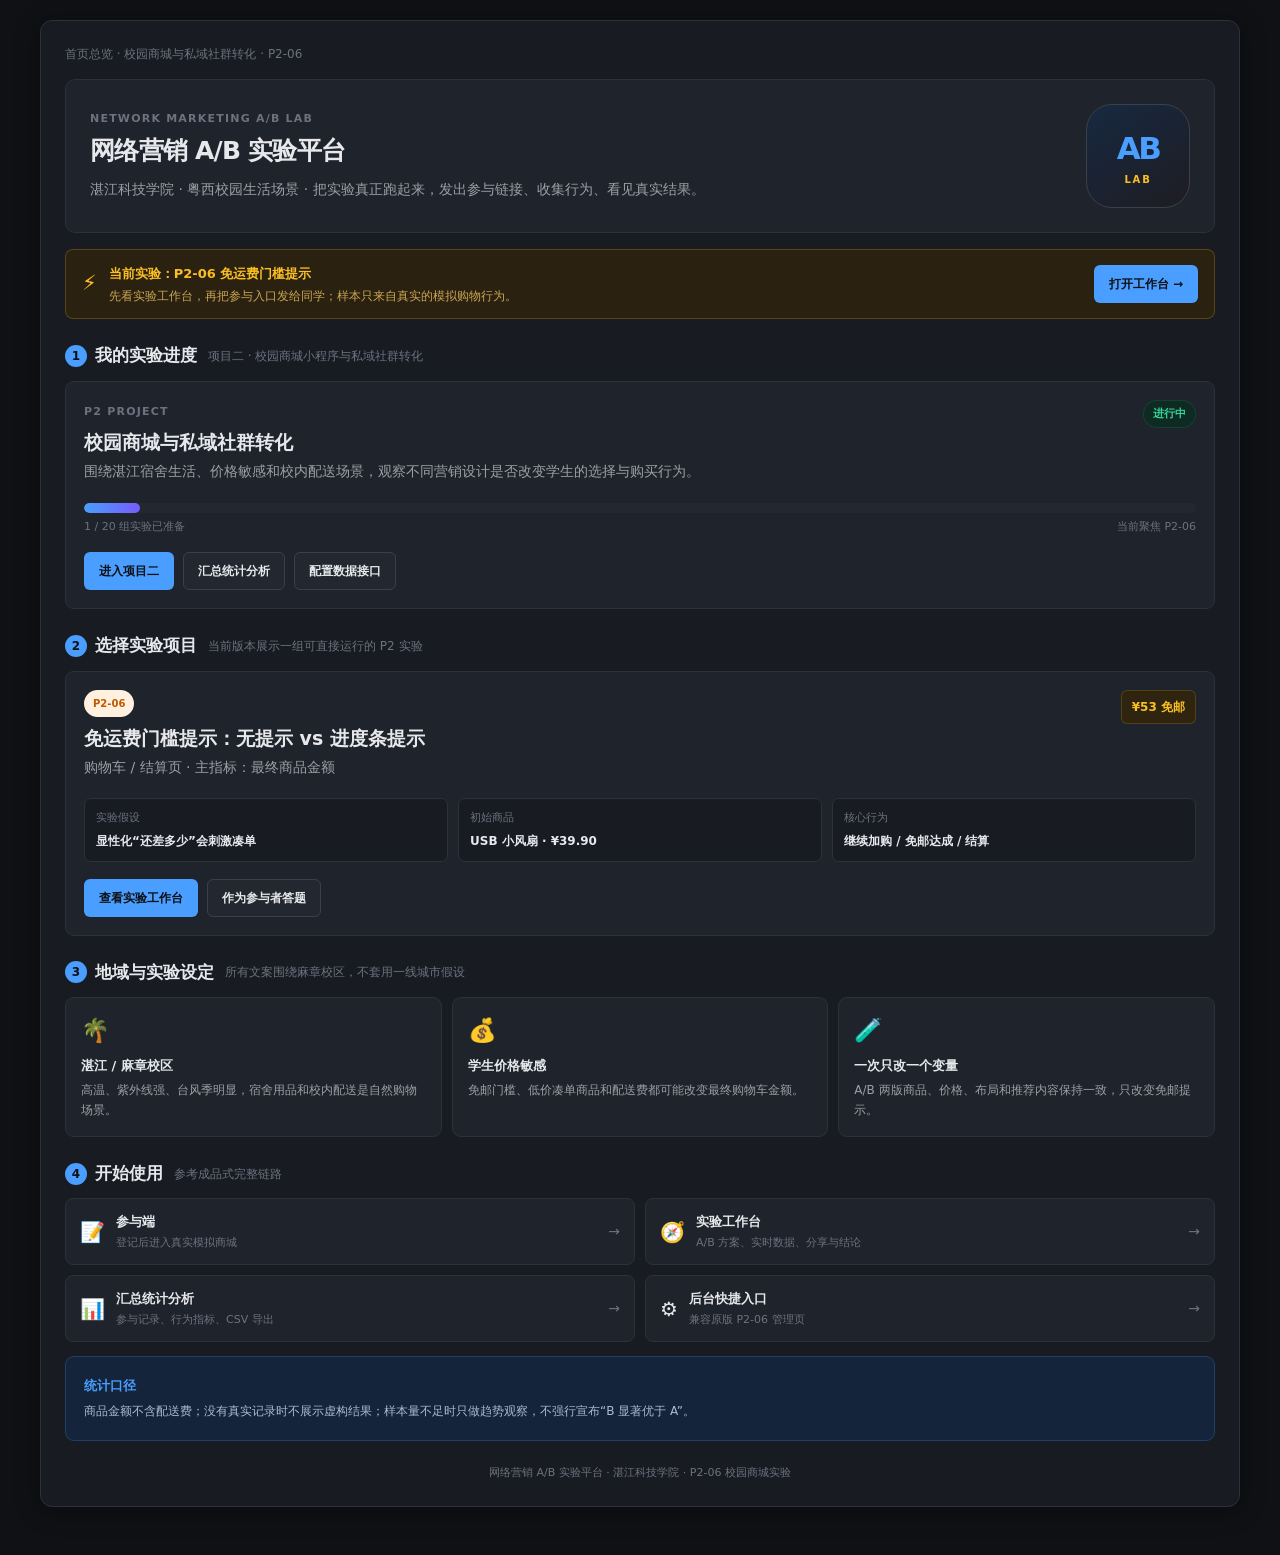
<file: index.html>
<!doctype html>
<html lang="zh-CN">
<head>
  <meta charset="utf-8">
  <meta name="viewport" content="width=device-width,initial-scale=1">
  <meta name="theme-color" content="#0f1115">
  <meta name="description" content="网络营销 A/B 实验平台 · 湛江科技学院 P2-06">
  <title>网络营销 A/B 实验平台 · 湛江科技学院</title>
  <link rel="icon" href="assets/favicon.svg" type="image/svg+xml">
  <link rel="stylesheet" href="assets/styles.css">
</head>
<body class="platform-page">
  <div class="platform-shell">
    <div class="platform-breadcrumb">首页总览 · 校园商城与私域社群转化 · P2-06</div>

    <header class="platform-hero">
      <div>
        <div class="platform-kicker">NETWORK MARKETING A/B LAB</div>
        <h1>网络营销 A/B 实验平台</h1>
        <p>湛江科技学院 · 粤西校园生活场景 · 把实验真正跑起来，发出参与链接、收集行为、看见真实结果。</p>
      </div>
      <div class="platform-hero-mark" aria-hidden="true"><span>AB</span><small>LAB</small></div>
    </header>

    <section class="platform-banner">
      <div class="banner-icon">⚡</div>
      <div><strong>当前实验：P2-06 免运费门槛提示</strong><p>先看实验工作台，再把参与入口发给同学；样本只来自真实的模拟购物行为。</p></div>
      <a class="platform-btn primary" href="experiment.html?id=P2-06">打开工作台 →</a>
    </section>

    <section class="platform-section-title"><span>1</span><h2>我的实验进度</h2><em>项目二 · 校园商城小程序与私域社群转化</em></section>
    <section class="progress-card">
      <div class="progress-top"><div><span class="platform-kicker">P2 PROJECT</span><h2>校园商城与私域社群转化</h2></div><span class="status-chip">进行中</span></div>
      <p>围绕湛江宿舍生活、价格敏感和校内配送场景，观察不同营销设计是否改变学生的选择与购买行为。</p>
      <div class="progress-track-wide"><i style="width:5%"></i></div>
      <div class="progress-meta"><span>1 / 20 组实验已准备</span><span>当前聚焦 P2-06</span></div>
      <div class="platform-actions"><a class="platform-btn primary" href="project2.html">进入项目二</a><a class="platform-btn ghost" href="aggregate.html">汇总统计分析</a><a class="platform-btn ghost" href="setup.html">配置数据接口</a></div>
    </section>

    <section class="platform-section-title"><span>2</span><h2>选择实验项目</h2><em>当前版本展示一组可直接运行的 P2 实验</em></section>
    <section class="experiment-overview-card">
      <div class="experiment-overview-head"><div><span class="variant-chip variant-b">P2-06</span><h2>免运费门槛提示：无提示 vs 进度条提示</h2><p>购物车 / 结算页 · 主指标：最终商品金额</p></div><span class="metric-pill">¥53 免邮</span></div>
      <div class="overview-grid"><div><span>实验假设</span><strong>显性化“还差多少”会刺激凑单</strong></div><div><span>初始商品</span><strong>USB 小风扇 · ¥39.90</strong></div><div><span>核心行为</span><strong>继续加购 / 免邮达成 / 结算</strong></div></div>
      <div class="platform-actions"><a class="platform-btn primary" href="experiment.html?id=P2-06">查看实验工作台</a><a class="platform-btn ghost" href="share.html?e=P2-06">作为参与者答题</a></div>
    </section>

    <section class="platform-section-title"><span>3</span><h2>地域与实验设定</h2><em>所有文案围绕麻章校区，不套用一线城市假设</em></section>
    <section class="setting-grid">
      <article><span class="setting-icon">🌴</span><strong>湛江 / 麻章校区</strong><p>高温、紫外线强、台风季明显，宿舍用品和校内配送是自然购物场景。</p></article>
      <article><span class="setting-icon">💰</span><strong>学生价格敏感</strong><p>免邮门槛、低价凑单商品和配送费都可能改变最终购物车金额。</p></article>
      <article><span class="setting-icon">🧪</span><strong>一次只改一个变量</strong><p>A/B 两版商品、价格、布局和推荐内容保持一致，只改变免邮提示。</p></article>
    </section>

    <section class="platform-section-title"><span>4</span><h2>开始使用</h2><em>参考成品式完整链路</em></section>
    <section class="quick-links">
      <a href="share.html?e=P2-06"><b>📝</b><span><strong>参与端</strong><small>登记后进入真实模拟商城</small></span><i>→</i></a>
      <a href="experiment.html?id=P2-06"><b>🧭</b><span><strong>实验工作台</strong><small>A/B 方案、实时数据、分享与结论</small></span><i>→</i></a>
      <a href="aggregate.html"><b>📊</b><span><strong>汇总统计分析</strong><small>参与记录、行为指标、CSV 导出</small></span><i>→</i></a>
      <a href="admin.html"><b>⚙️</b><span><strong>后台快捷入口</strong><small>兼容原版 P2-06 管理页</small></span><i>→</i></a>
    </section>

    <section class="method-note"><strong>统计口径</strong><p>商品金额不含配送费；没有真实记录时不展示虚构结果；样本量不足时只做趋势观察，不强行宣布“B 显著优于 A”。</p></section>
    <footer class="platform-footer">网络营销 A/B 实验平台 · 湛江科技学院 · P2-06 校园商城实验</footer>
  </div>
</body>
</html>
</file>
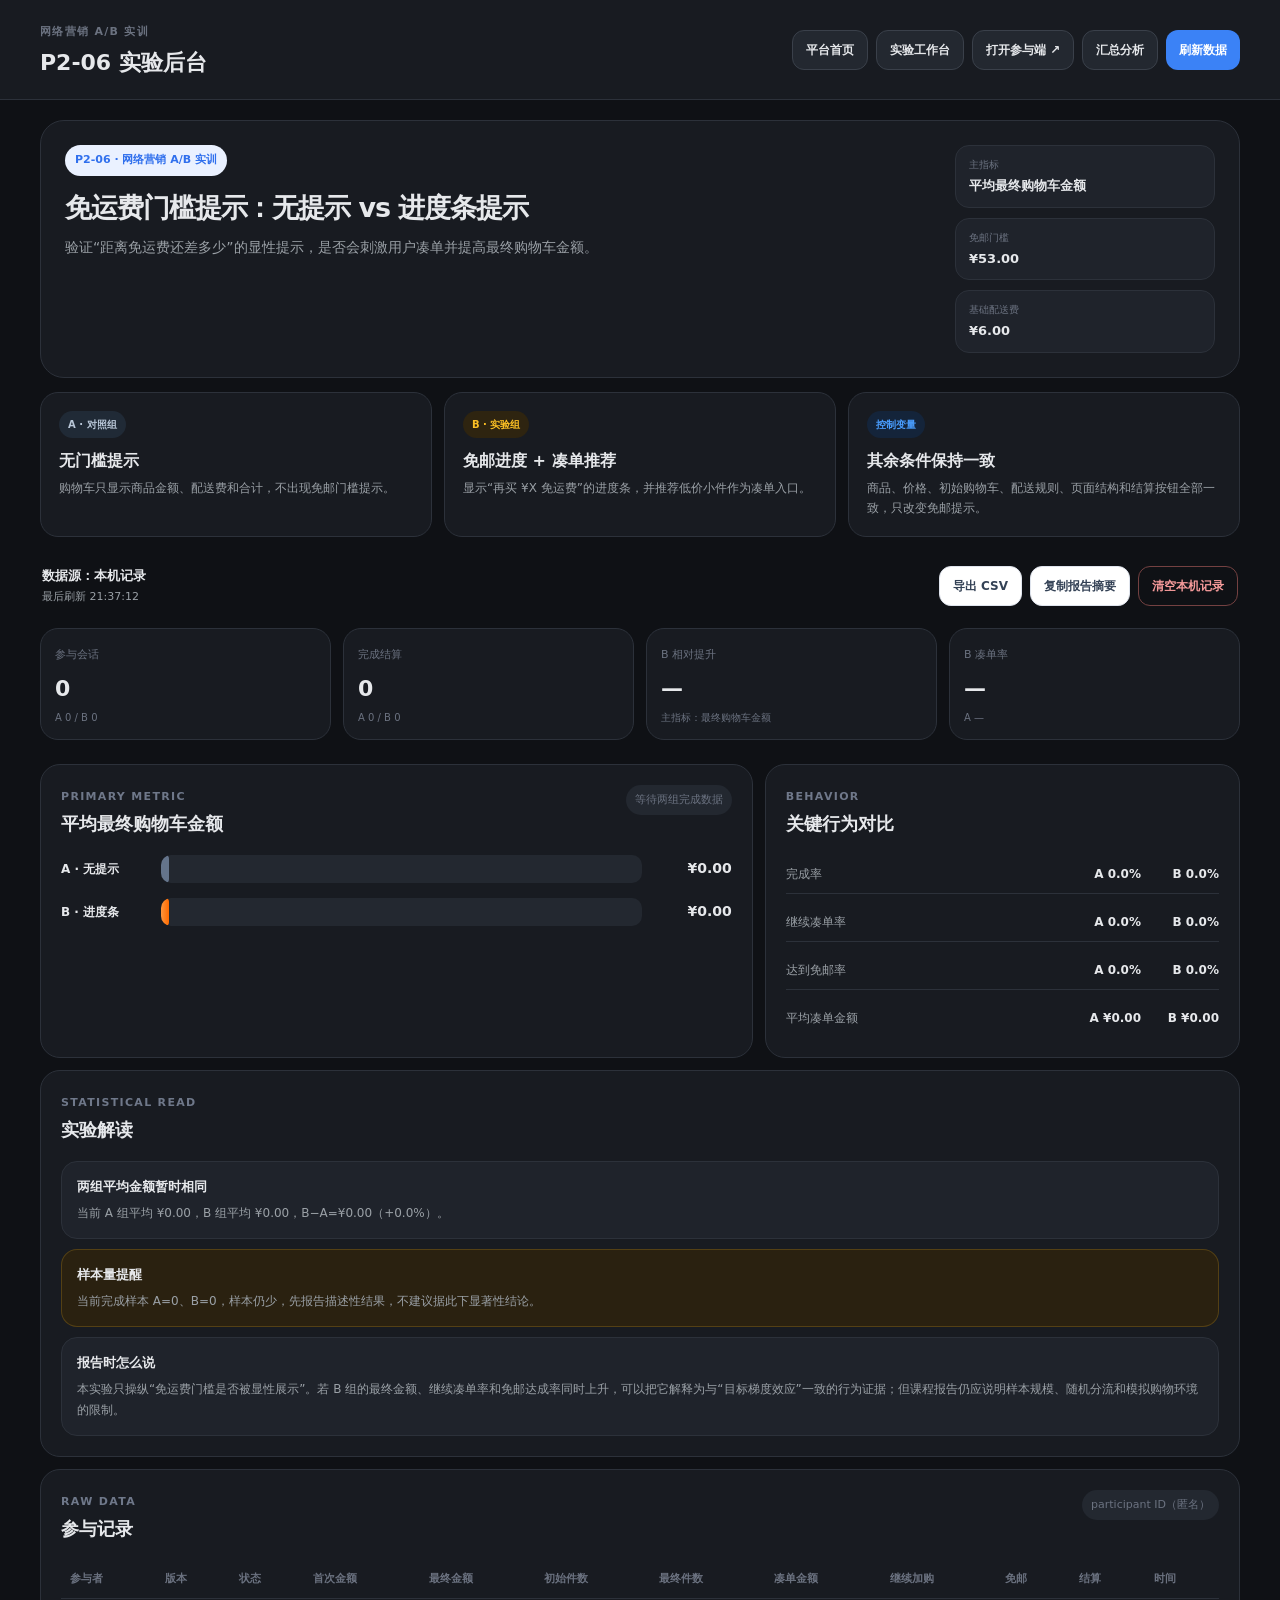
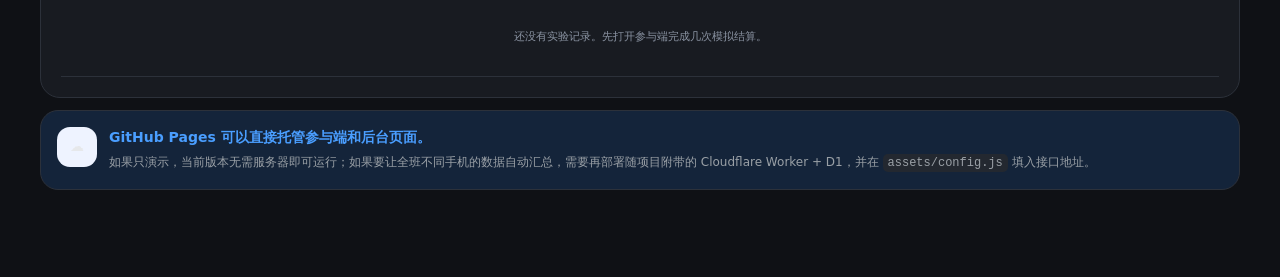
<file: admin.html>
<!doctype html>
<html lang="zh-CN">
<head>
  <meta charset="utf-8">
  <meta name="viewport" content="width=device-width,initial-scale=1">
  <meta name="theme-color" content="#111827">
  <meta name="description" content="P2-06 A/B 实验结果后台">
  <title>P2-06 实验后台 · 湛科生活站</title>
  <link rel="icon" href="assets/favicon.svg" type="image/svg+xml">
  <link rel="stylesheet" href="assets/styles.css">
</head>
<body class="admin-page platform-page">
  <header class="admin-topbar">
    <div class="admin-wrap topbar-inner">
      <div>
        <span class="admin-kicker">网络营销 A/B 实训</span>
        <h1>P2-06 实验后台</h1>
      </div>
      <div class="topbar-actions">
        <a class="ghost-btn" href="index.html">平台首页</a>
        <a class="ghost-btn" href="experiment.html?id=P2-06">实验工作台</a>
        <a class="ghost-btn" href="share.html?e=P2-06" target="_blank" rel="noreferrer">打开参与端 ↗</a>
        <a class="ghost-btn" href="aggregate.html">汇总分析</a>
        <button class="primary-small" id="refreshBtn">刷新数据</button>
      </div>
    </div>
  </header>

  <main class="admin-wrap admin-main">
    <section class="project-hero">
      <div>
        <span class="badge">P2-06 · 网络营销 A/B 实训</span>
        <h2>免运费门槛提示：无提示 vs 进度条提示</h2>
        <p>验证“距离免运费还差多少”的显性提示，是否会刺激用户凑单并提高最终购物车金额。</p>
      </div>
      <div class="study-meta">
        <div><span>主指标</span><strong>平均最终购物车金额</strong></div>
        <div><span>免邮门槛</span><strong>¥53.00</strong></div>
        <div><span>基础配送费</span><strong>¥6.00</strong></div>
      </div>
    </section>

    <section class="design-grid">
      <article class="design-card">
        <span class="variant-chip variant-a">A · 对照组</span>
        <h3>无门槛提示</h3>
        <p>购物车只显示商品金额、配送费和合计，不出现免邮门槛提示。</p>
      </article>
      <article class="design-card">
        <span class="variant-chip variant-b">B · 实验组</span>
        <h3>免邮进度 + 凑单推荐</h3>
        <p>显示“再买 ¥X 免运费”的进度条，并推荐低价小件作为凑单入口。</p>
      </article>
      <article class="design-card controls-card">
        <span class="variant-chip neutral">控制变量</span>
        <h3>其余条件保持一致</h3>
        <p>商品、价格、初始购物车、配送规则、页面结构和结算按钮全部一致，只改变免邮提示。</p>
      </article>
    </section>

    <section class="data-toolbar">
      <div>
        <strong id="sourceLabel">数据源：本机记录</strong>
        <span id="lastSync">尚未刷新</span>
      </div>
      <div class="toolbar-actions">
        <button class="ghost-btn" id="exportCsvBtn">导出 CSV</button>
        <button class="ghost-btn" id="copySummaryBtn">复制报告摘要</button>
        <button class="danger-ghost" id="resetLocalBtn">清空本机记录</button>
      </div>
    </section>

    <section class="metric-grid" id="metricGrid"></section>

    <section class="panel-grid">
      <article class="panel">
        <div class="panel-heading">
          <div><span class="admin-kicker">PRIMARY METRIC</span><h3>平均最终购物车金额</h3></div>
          <span class="stat-note" id="liftNote">等待数据</span>
        </div>
        <div class="bar-compare" id="valueChart"></div>
      </article>

      <article class="panel">
        <div class="panel-heading">
          <div><span class="admin-kicker">BEHAVIOR</span><h3>关键行为对比</h3></div>
        </div>
        <div class="behavior-table" id="behaviorTable"></div>
      </article>
    </section>

    <section class="panel">
      <div class="panel-heading">
        <div><span class="admin-kicker">STATISTICAL READ</span><h3>实验解读</h3></div>
      </div>
      <div class="interpretation" id="interpretation"></div>
    </section>

    <section class="panel">
      <div class="panel-heading">
        <div><span class="admin-kicker">RAW DATA</span><h3>参与记录</h3></div>
        <span class="stat-note">participant ID（匿名）</span>
      </div>
      <div class="table-scroll">
        <table class="records-table">
          <thead><tr><th>参与者</th><th>版本</th><th>状态</th><th>首次金额</th><th>最终金额</th><th>初始件数</th><th>最终件数</th><th>凑单金额</th><th>继续加购</th><th>免邮</th><th>结算</th><th>时间</th></tr></thead>
          <tbody id="recordsBody"></tbody>
        </table>
      </div>
    </section>

    <section class="deployment-note">
      <div class="why-icon">☁️</div>
      <div>
        <strong>GitHub Pages 可以直接托管参与端和后台页面。</strong>
        <p>如果只演示，当前版本无需服务器即可运行；如果要让全班不同手机的数据自动汇总，需要再部署随项目附带的 Cloudflare Worker + D1，并在 <code>assets/config.js</code> 填入接口地址。</p>
      </div>
    </section>
  </main>

  <script src="assets/config.js"></script>
  <script src="assets/shared.js"></script>
  <script src="assets/admin.js"></script>
</body>
</html>
</file>
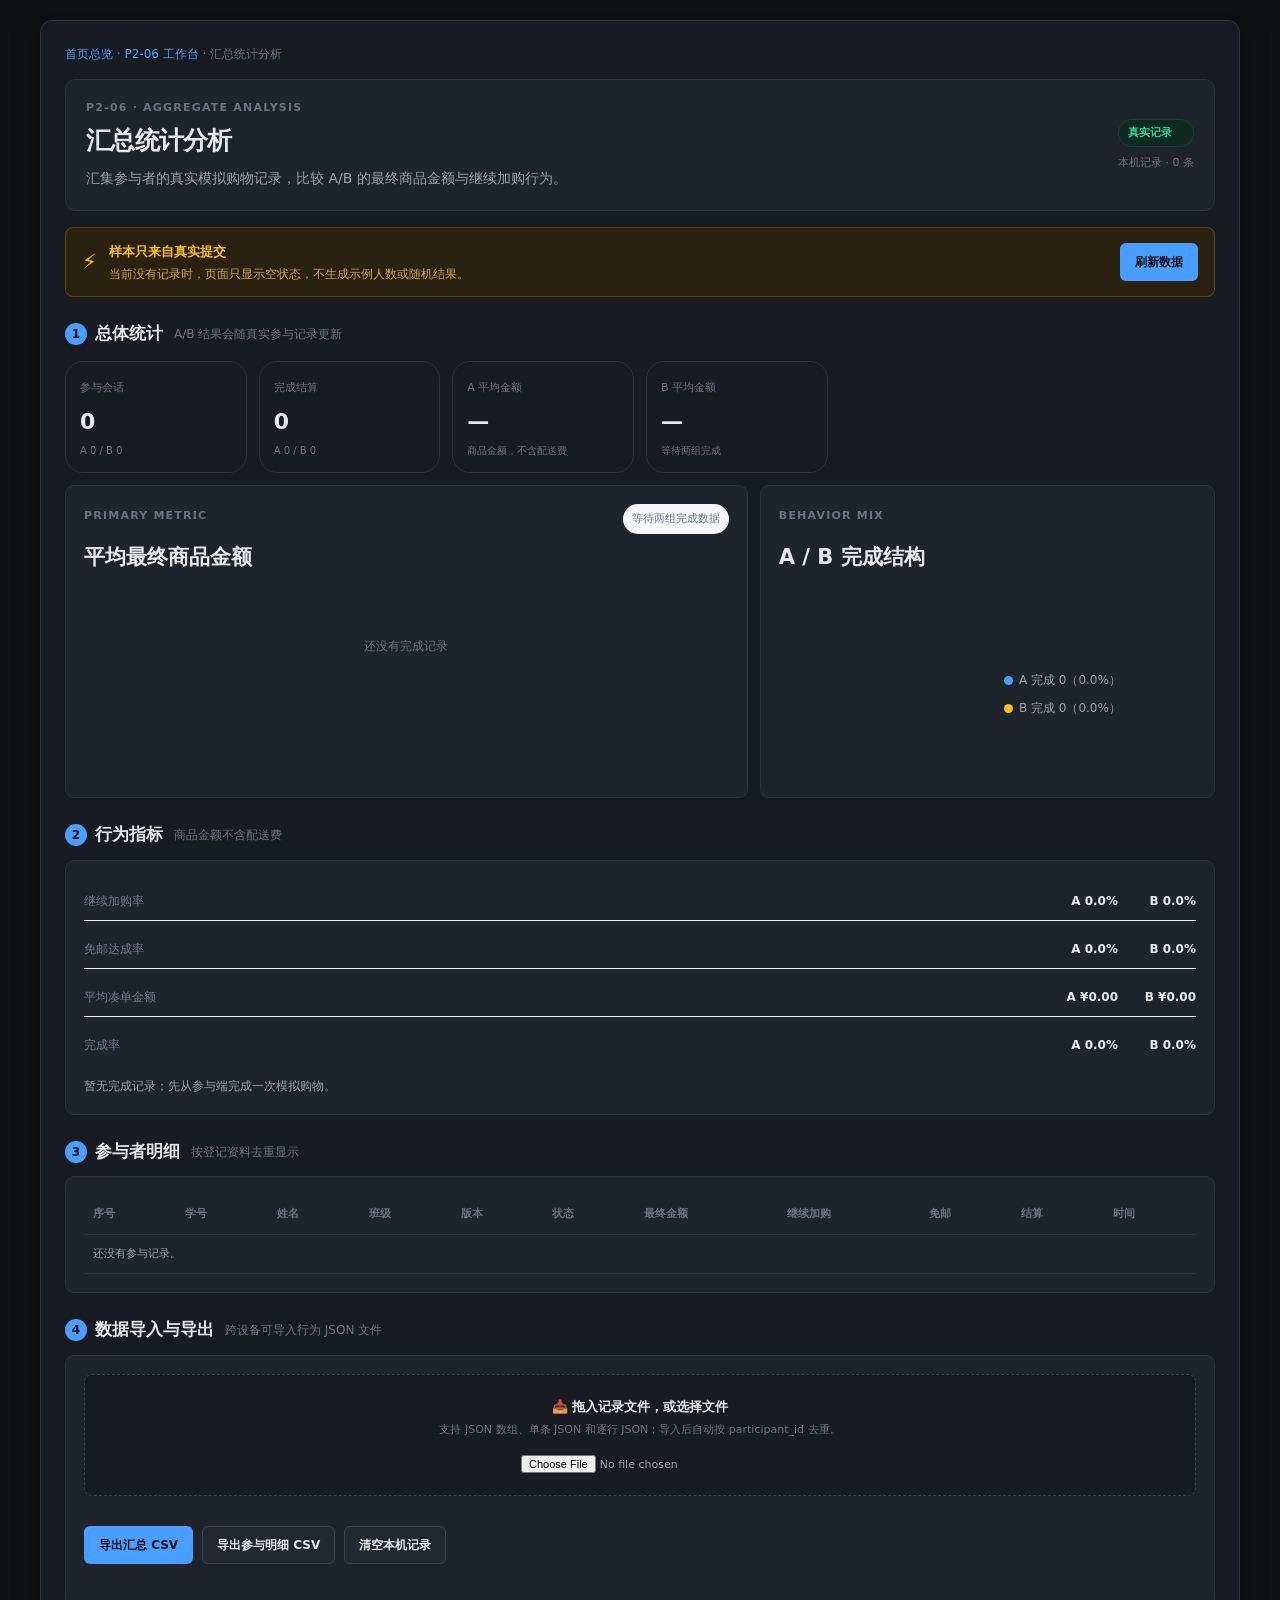
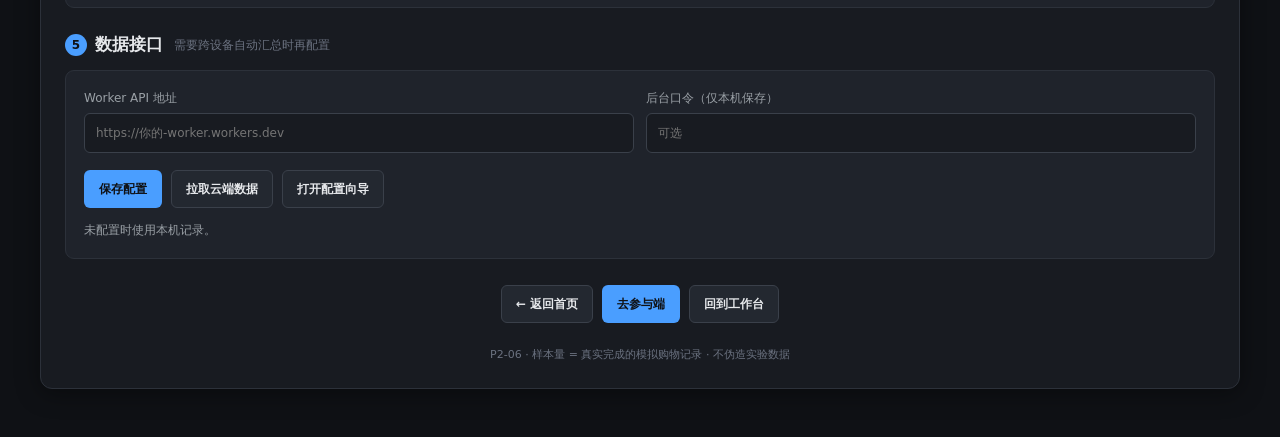
<file: aggregate.html>
<!doctype html>
<html lang="zh-CN">
<head>
  <meta charset="utf-8">
  <meta name="viewport" content="width=device-width,initial-scale=1">
  <meta name="theme-color" content="#0f1115">
  <title>汇总统计分析 · P2-06</title>
  <link rel="icon" href="assets/favicon.svg" type="image/svg+xml">
  <link rel="stylesheet" href="assets/styles.css">
</head>
<body class="platform-page">
  <div class="platform-shell aggregate-shell">
    <div class="platform-breadcrumb"><a href="index.html">首页总览</a> · <a href="experiment.html?id=P2-06">P2-06 工作台</a> · 汇总统计分析</div>
    <header class="platform-hero compact"><div><div class="platform-kicker">P2-06 · AGGREGATE ANALYSIS</div><h1>汇总统计分析</h1><p>汇集参与者的真实模拟购物记录，比较 A/B 的最终商品金额与继续加购行为。</p></div><div class="workbench-meta"><span class="status-chip">真实记录</span><small id="aggregateStatus">正在读取…</small></div></header>

    <section class="platform-banner" id="aggregateBanner"><div class="banner-icon">⚡</div><div><strong>样本只来自真实提交</strong><p>当前没有记录时，页面只显示空状态，不生成示例人数或随机结果。</p></div><button class="platform-btn primary" id="aggregateRefresh">刷新数据</button></section>

    <section class="platform-section-title"><span>1</span><h2>总体统计</h2><em>A/B 结果会随真实参与记录更新</em></section>
    <section class="metric-grid reference-metrics" id="aggMetricGrid"></section>

    <section class="aggregate-chart-grid">
      <article class="workbench-panel"><div class="panel-heading"><div><span class="platform-kicker">PRIMARY METRIC</span><h2>平均最终商品金额</h2></div><span id="aggLift" class="stat-note">等待数据</span></div><div id="aggBarChart" class="aggregate-bars"></div></article>
      <article class="workbench-panel"><div class="panel-heading"><div><span class="platform-kicker">BEHAVIOR MIX</span><h2>A / B 完成结构</h2></div></div><div class="donut-wrap"><div class="donut-chart" id="aggDonut"></div><div id="aggLegend" class="legend-list"></div></div></article>
    </section>

    <section class="platform-section-title"><span>2</span><h2>行为指标</h2><em>商品金额不含配送费</em></section>
    <section class="workbench-panel"><div class="behavior-table aggregate-behavior" id="aggBehavior"></div><div class="data-hint" id="aggHint">暂无完成记录。</div></section>

    <section class="platform-section-title"><span>3</span><h2>参与者明细</h2><em>按登记资料去重显示</em></section>
    <section class="workbench-panel"><div class="table-scroll"><table class="records-table reference-table"><thead><tr><th>序号</th><th>学号</th><th>姓名</th><th>班级</th><th>版本</th><th>状态</th><th>最终金额</th><th>继续加购</th><th>免邮</th><th>结算</th><th>时间</th></tr></thead><tbody id="participantBody"></tbody></table></div></section>

    <section class="platform-section-title"><span>4</span><h2>数据导入与导出</h2><em>跨设备可导入行为 JSON 文件</em></section>
    <section class="workbench-panel import-panel"><div class="drop-zone" id="dropZone"><strong>📥 拖入记录文件，或选择文件</strong><small>支持 JSON 数组、单条 JSON 和逐行 JSON；导入后自动按 participant_id 去重。</small><input id="importInput" type="file" accept=".json,.txt,application/json,text/plain"></div><div class="platform-actions"><button class="platform-btn primary" id="aggregateCsv">导出汇总 CSV</button><button class="platform-btn ghost" id="participantCsv">导出参与明细 CSV</button><button class="platform-btn ghost" id="clearLocalBtn">清空本机记录</button></div><p class="data-hint" id="importHint"></p></section>

    <section class="platform-section-title"><span>5</span><h2>数据接口</h2><em>需要跨设备自动汇总时再配置</em></section>
    <section class="workbench-panel api-panel"><div class="api-fields"><label>Worker API 地址<input id="apiUrl" placeholder="https://你的-worker.workers.dev"></label><label>后台口令（仅本机保存）<input id="apiToken" type="password" placeholder="可选"></label></div><div class="platform-actions"><button class="platform-btn primary" id="saveApiBtn">保存配置</button><button class="platform-btn ghost" id="pullApiBtn">拉取云端数据</button><a class="platform-btn ghost" href="setup.html">打开配置向导</a></div><p class="data-hint" id="apiTip">未配置时使用本机记录。</p></section>
    <div class="platform-actions wide"><a class="platform-btn ghost" href="index.html">← 返回首页</a><a class="platform-btn primary" href="share.html?e=P2-06">去参与端</a><a class="platform-btn ghost" href="experiment.html?id=P2-06">回到工作台</a></div>
    <footer class="platform-footer">P2-06 · 样本量 = 真实完成的模拟购物记录 · 不伪造实验数据</footer>
  </div>
  <script src="assets/config.js"></script><script src="assets/shared.js"></script><script src="assets/aggregate.js"></script>
</body>
</html>
</file>
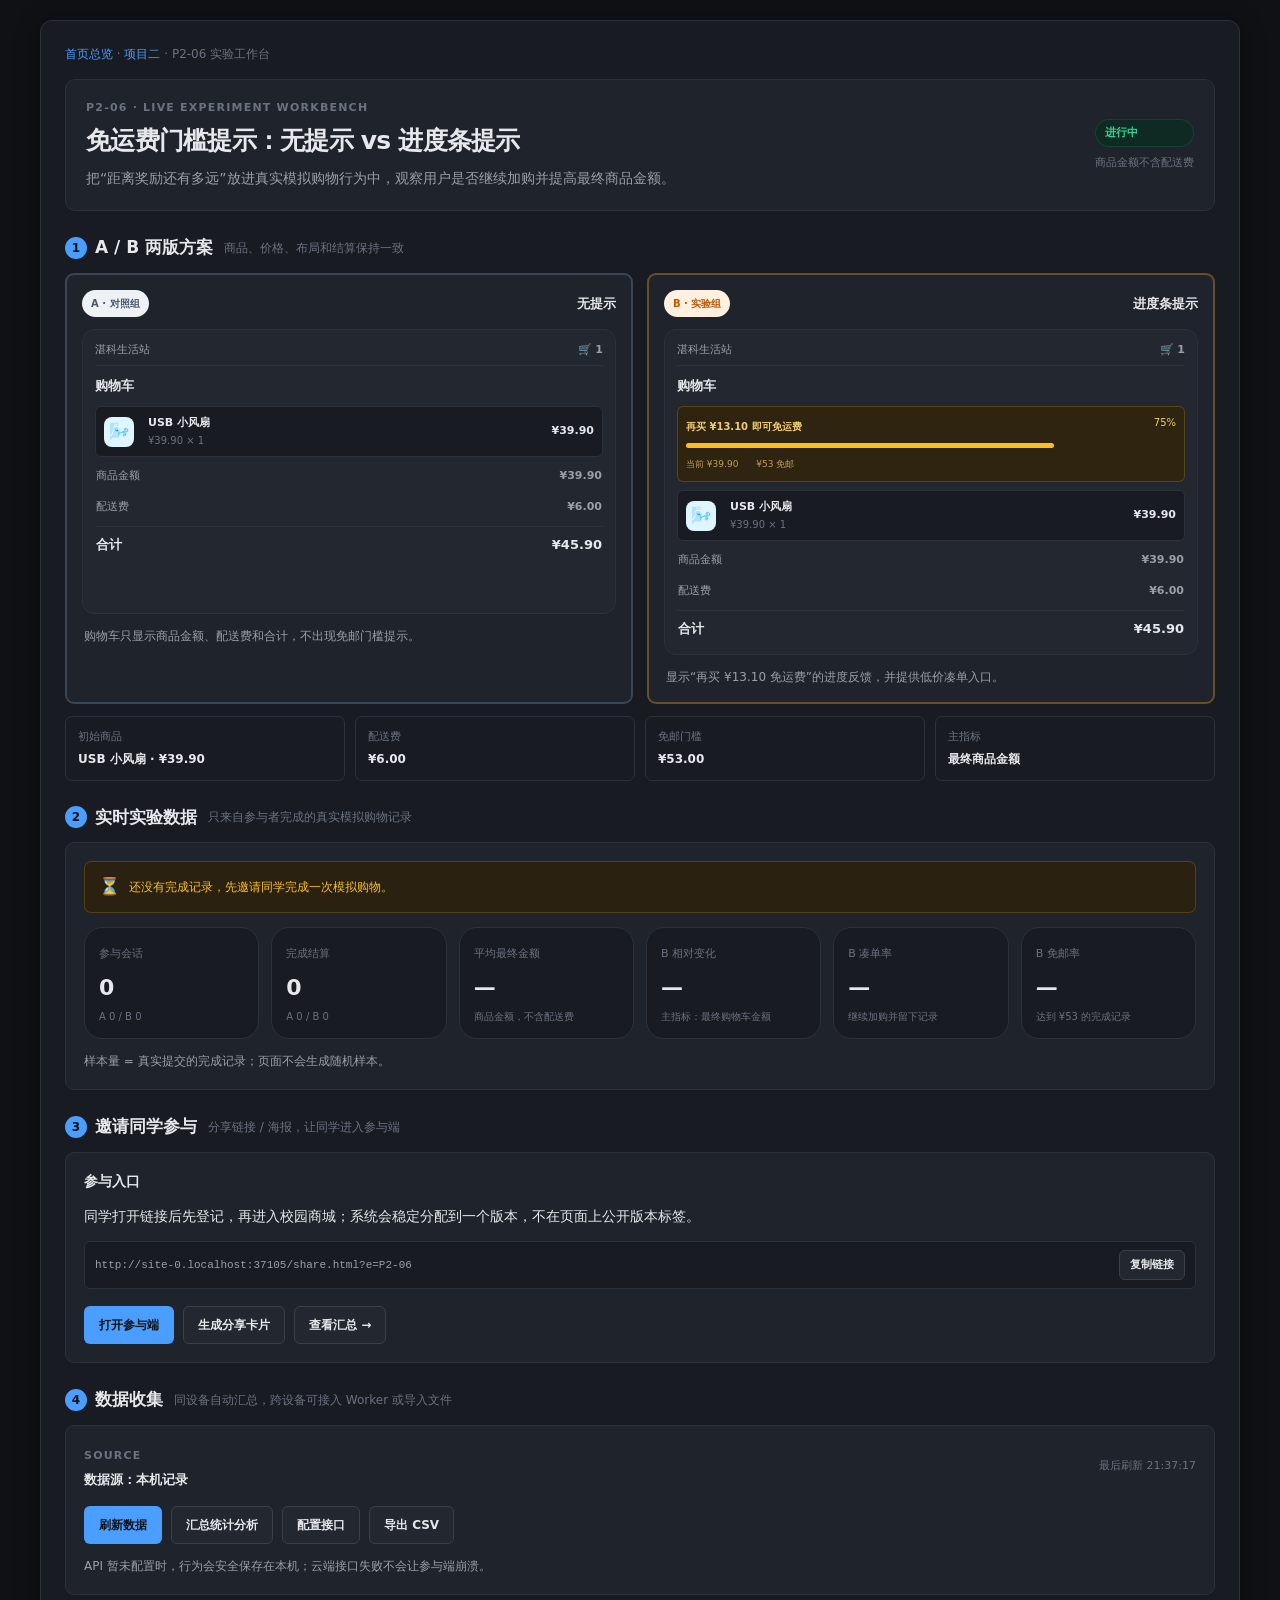
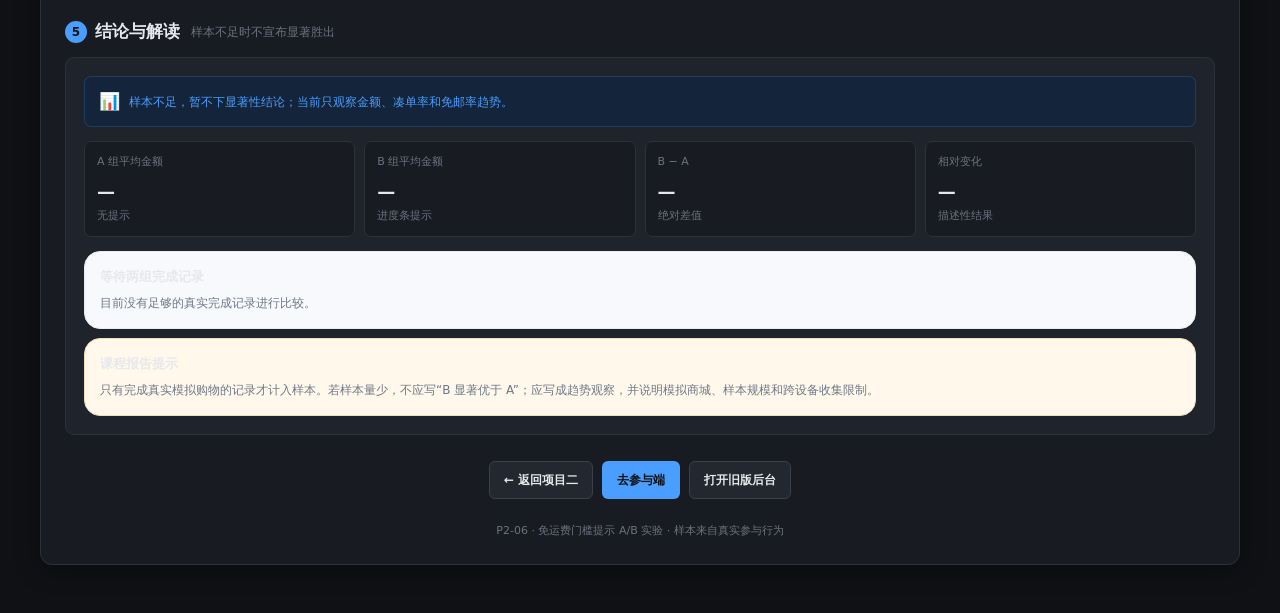
<file: experiment.html>
<!doctype html>
<html lang="zh-CN">
<head>
  <meta charset="utf-8">
  <meta name="viewport" content="width=device-width,initial-scale=1">
  <meta name="theme-color" content="#0f1115">
  <meta name="description" content="P2-06 免运费门槛提示 A/B 实验工作台">
  <title>P2-06 · A/B 实验工作台</title>
  <link rel="icon" href="assets/favicon.svg" type="image/svg+xml">
  <link rel="stylesheet" href="assets/styles.css">
</head>
<body class="platform-page">
  <div class="platform-shell workbench-shell">
    <div class="platform-breadcrumb"><a href="index.html">首页总览</a> · <a href="project2.html">项目二</a> · P2-06 实验工作台</div>
    <header class="platform-hero compact">
      <div><div class="platform-kicker">P2-06 · LIVE EXPERIMENT WORKBENCH</div><h1>免运费门槛提示：无提示 vs 进度条提示</h1><p>把“距离奖励还有多远”放进真实模拟购物行为中，观察用户是否继续加购并提高最终商品金额。</p></div>
      <div class="workbench-meta"><span class="status-chip">进行中</span><small>商品金额不含配送费</small></div>
    </header>

    <section class="platform-section-title"><span>1</span><h2>A / B 两版方案</h2><em>商品、价格、布局和结算保持一致</em></section>
    <section class="ab-plan-grid">
      <article class="workbench-plan plan-a" id="planA">
        <div class="plan-head"><span class="variant-chip variant-a">A · 对照组</span><strong>无提示</strong></div>
        <div class="phone-preview">
          <div class="phone-top"><span>湛科生活站</span><b>🛒 1</b></div><div class="phone-title">购物车</div>
          <div class="phone-item"><span class="mini-art">🌬️</span><span><b>USB 小风扇</b><small>¥39.90 × 1</small></span><strong>¥39.90</strong></div>
          <div class="phone-total"><span>商品金额</span><b>¥39.90</b></div><div class="phone-total"><span>配送费</span><b>¥6.00</b></div><div class="phone-total total"><span>合计</span><b>¥45.90</b></div>
        </div>
        <p>购物车只显示商品金额、配送费和合计，不出现免邮门槛提示。</p>
      </article>
      <article class="workbench-plan plan-b" id="planB">
        <div class="plan-head"><span class="variant-chip variant-b">B · 实验组</span><strong>进度条提示</strong></div>
        <div class="phone-preview">
          <div class="phone-top"><span>湛科生活站</span><b>🛒 1</b></div><div class="phone-title">购物车</div>
          <div class="mini-treatment"><b>再买 ¥13.10 即可免运费</b><span>75%</span><i style="width:75%"></i><small>当前 ¥39.90　　¥53 免邮</small></div>
          <div class="phone-item"><span class="mini-art">🌬️</span><span><b>USB 小风扇</b><small>¥39.90 × 1</small></span><strong>¥39.90</strong></div>
          <div class="phone-total"><span>商品金额</span><b>¥39.90</b></div><div class="phone-total"><span>配送费</span><b>¥6.00</b></div><div class="phone-total total"><span>合计</span><b>¥45.90</b></div>
        </div>
        <p>显示“再买 ¥13.10 免运费”的进度反馈，并提供低价凑单入口。</p>
      </article>
    </section>
    <section class="parameter-strip"><div><span>初始商品</span><strong>USB 小风扇 · ¥39.90</strong></div><div><span>配送费</span><strong>¥6.00</strong></div><div><span>免邮门槛</span><strong>¥53.00</strong></div><div><span>主指标</span><strong>最终商品金额</strong></div></section>

    <section class="platform-section-title"><span>2</span><h2>实时实验数据</h2><em>只来自参与者完成的真实模拟购物记录</em></section>
    <section class="workbench-panel">
      <div class="data-banner" id="dataBanner"><b>⏳</b><span>还没有样本，先邀请同学完成一次模拟购物。</span></div>
      <div class="metric-grid reference-metrics" id="metricGrid"></div>
      <p class="data-hint" id="dataHint">样本量 = 真实提交的完成记录；页面不会生成随机样本。</p>
    </section>

    <section class="platform-section-title"><span>3</span><h2>邀请同学参与</h2><em>分享链接 / 海报，让同学进入参与端</em></section>
    <section class="workbench-panel invite-panel">
      <div><strong>参与入口</strong><p>同学打开链接后先登记，再进入校园商城；系统会稳定分配到一个版本，不在页面上公开版本标签。</p></div>
      <div class="share-url-box"><code id="shareUrl">正在生成…</code><button class="platform-btn small ghost" id="copyShareBtn">复制链接</button></div>
      <div class="platform-actions"><a class="platform-btn primary" id="openShareBtn" href="share.html?e=P2-06">打开参与端</a><button class="platform-btn ghost" id="shareCardBtn">生成分享卡片</button><a class="platform-btn ghost" href="aggregate.html">查看汇总 →</a></div>
      <div class="share-card-output hidden" id="shareCardOutput"></div>
    </section>

    <section class="platform-section-title"><span>4</span><h2>数据收集</h2><em>同设备自动汇总，跨设备可接入 Worker 或导入文件</em></section>
    <section class="workbench-panel collection-panel">
      <div class="collection-status"><div><span class="platform-kicker">SOURCE</span><strong id="sourceLabel">数据源：本机记录</strong></div><span id="lastSync">尚未刷新</span></div>
      <div class="platform-actions"><button class="platform-btn primary" id="refreshDataBtn">刷新数据</button><a class="platform-btn ghost" href="aggregate.html">汇总统计分析</a><a class="platform-btn ghost" href="setup.html">配置接口</a><button class="platform-btn ghost" id="exportCsvBtn">导出 CSV</button></div>
      <p class="data-hint">API 暂未配置时，行为会安全保存在本机；云端接口失败不会让参与端崩溃。</p>
    </section>

    <section class="platform-section-title"><span>5</span><h2>结论与解读</h2><em>样本不足时不宣布显著胜出</em></section>
    <section class="workbench-panel conclusion-panel">
      <div class="data-banner neutral" id="conclusionBanner"><b>📊</b><span>样本不足，暂不下显著性结论。</span></div>
      <div class="conclusion-grid" id="conclusionGrid"></div>
      <div class="interpretation-stack" id="interpretation"></div>
    </section>

    <div class="platform-actions wide"><a class="platform-btn ghost" href="project2.html">← 返回项目二</a><a class="platform-btn primary" href="share.html?e=P2-06">去参与端</a><a class="platform-btn ghost" href="admin.html">打开旧版后台</a></div>
    <footer class="platform-footer">P2-06 · 免运费门槛提示 A/B 实验 · 样本来自真实参与行为</footer>
  </div>
  <script src="assets/config.js"></script>
  <script src="assets/shared.js"></script>
  <script src="assets/workbench.js"></script>
</body>
</html>
</file>
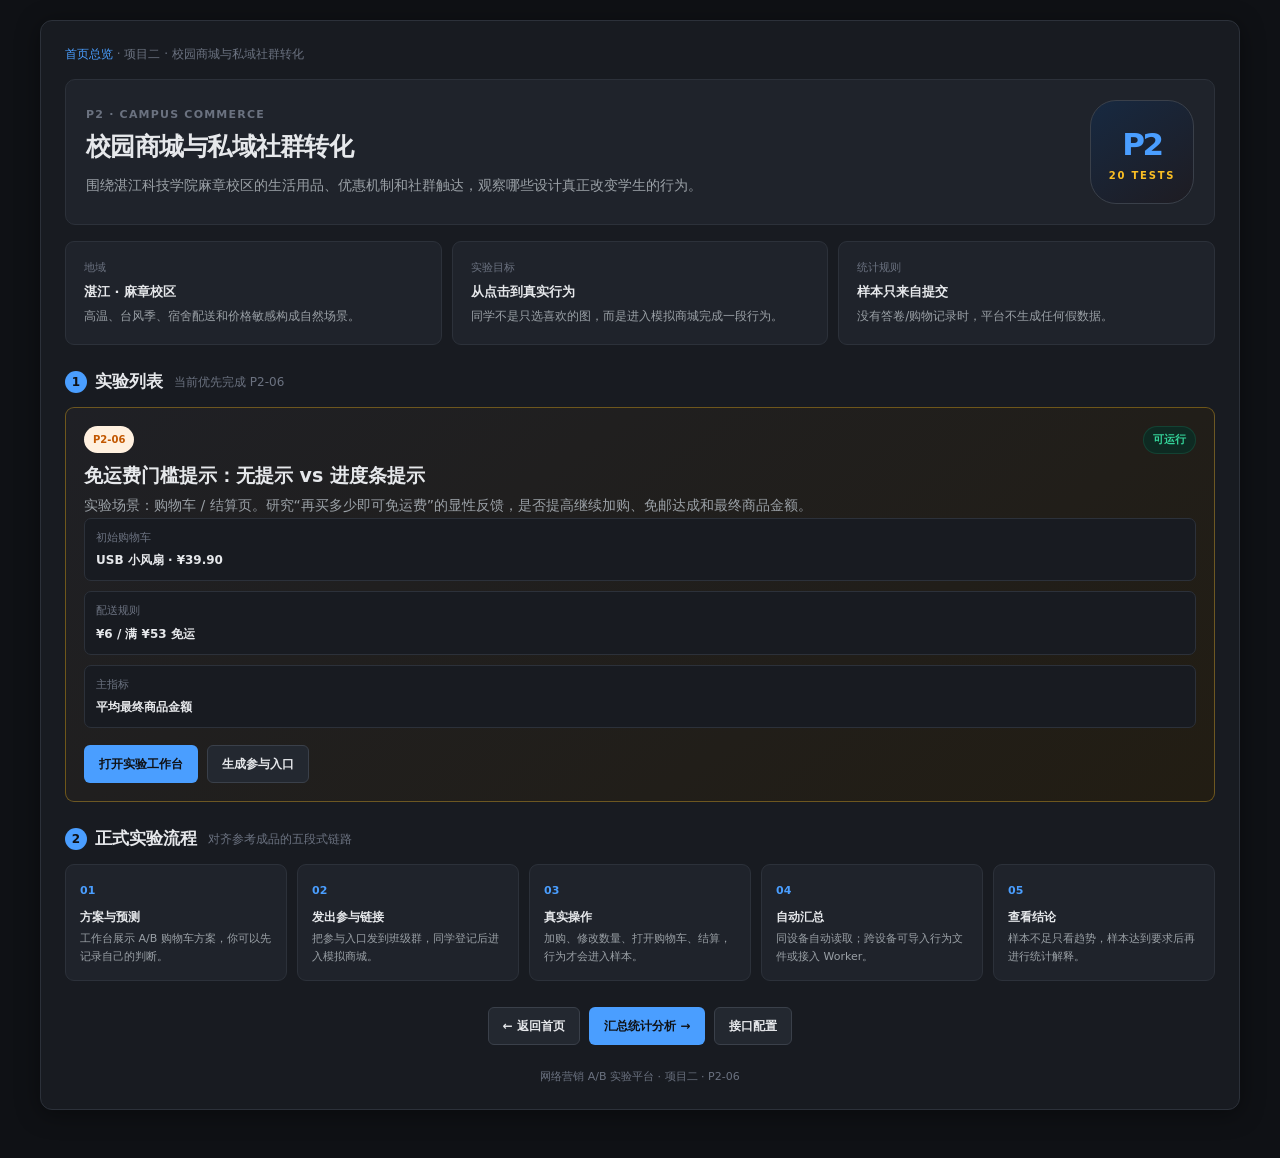
<file: project2.html>
<!doctype html>
<html lang="zh-CN">
<head>
  <meta charset="utf-8">
  <meta name="viewport" content="width=device-width,initial-scale=1">
  <meta name="theme-color" content="#0f1115">
  <title>项目二 · 校园商城与私域社群转化</title>
  <link rel="icon" href="assets/favicon.svg" type="image/svg+xml">
  <link rel="stylesheet" href="assets/styles.css">
</head>
<body class="platform-page">
  <div class="platform-shell">
    <div class="platform-breadcrumb"><a href="index.html">首页总览</a> · 项目二 · 校园商城与私域社群转化</div>
    <header class="platform-hero compact">
      <div><div class="platform-kicker">P2 · CAMPUS COMMERCE</div><h1>校园商城与私域社群转化</h1><p>围绕湛江科技学院麻章校区的生活用品、优惠机制和社群触达，观察哪些设计真正改变学生的行为。</p></div>
      <div class="platform-hero-mark" aria-hidden="true"><span>P2</span><small>20 TESTS</small></div>
    </header>

    <section class="project-context-grid">
      <article><span>地域</span><strong>湛江 · 麻章校区</strong><p>高温、台风季、宿舍配送和价格敏感构成自然场景。</p></article>
      <article><span>实验目标</span><strong>从点击到真实行为</strong><p>同学不是只选喜欢的图，而是进入模拟商城完成一段行为。</p></article>
      <article><span>统计规则</span><strong>样本只来自提交</strong><p>没有答卷/购物记录时，平台不生成任何假数据。</p></article>
    </section>

    <section class="platform-section-title"><span>1</span><h2>实验列表</h2><em>当前优先完成 P2-06</em></section>
    <section class="project-experiment-card active">
      <div class="project-card-top"><span class="variant-chip variant-b">P2-06</span><span class="status-chip">可运行</span></div>
      <h2>免运费门槛提示：无提示 vs 进度条提示</h2>
      <p>实验场景：购物车 / 结算页。研究“再买多少即可免运费”的显性反馈，是否提高继续加购、免邮达成和最终商品金额。</p>
      <div class="project-metric-row"><div><span>初始购物车</span><b>USB 小风扇 · ¥39.90</b></div><div><span>配送规则</span><b>¥6 / 满 ¥53 免运</b></div><div><span>主指标</span><b>平均最终商品金额</b></div></div>
      <div class="project-card-actions"><a class="platform-btn primary" href="experiment.html?id=P2-06">打开实验工作台</a><a class="platform-btn ghost" href="share.html?e=P2-06">生成参与入口</a></div>
    </section>

    <section class="platform-section-title"><span>2</span><h2>正式实验流程</h2><em>对齐参考成品的五段式链路</em></section>
    <section class="workflow-grid">
      <article><b>01</b><strong>方案与预测</strong><p>工作台展示 A/B 购物车方案，你可以先记录自己的判断。</p></article>
      <article><b>02</b><strong>发出参与链接</strong><p>把参与入口发到班级群，同学登记后进入模拟商城。</p></article>
      <article><b>03</b><strong>真实操作</strong><p>加购、修改数量、打开购物车、结算，行为才会进入样本。</p></article>
      <article><b>04</b><strong>自动汇总</strong><p>同设备自动读取；跨设备可导入行为文件或接入 Worker。</p></article>
      <article><b>05</b><strong>查看结论</strong><p>样本不足只看趋势，样本达到要求后再进行统计解释。</p></article>
    </section>

    <section class="platform-actions wide"><a class="platform-btn ghost" href="index.html">← 返回首页</a><a class="platform-btn primary" href="aggregate.html">汇总统计分析 →</a><a class="platform-btn ghost" href="setup.html">接口配置</a></section>
    <footer class="platform-footer">网络营销 A/B 实验平台 · 项目二 · P2-06</footer>
  </div>
</body>
</html>
</file>
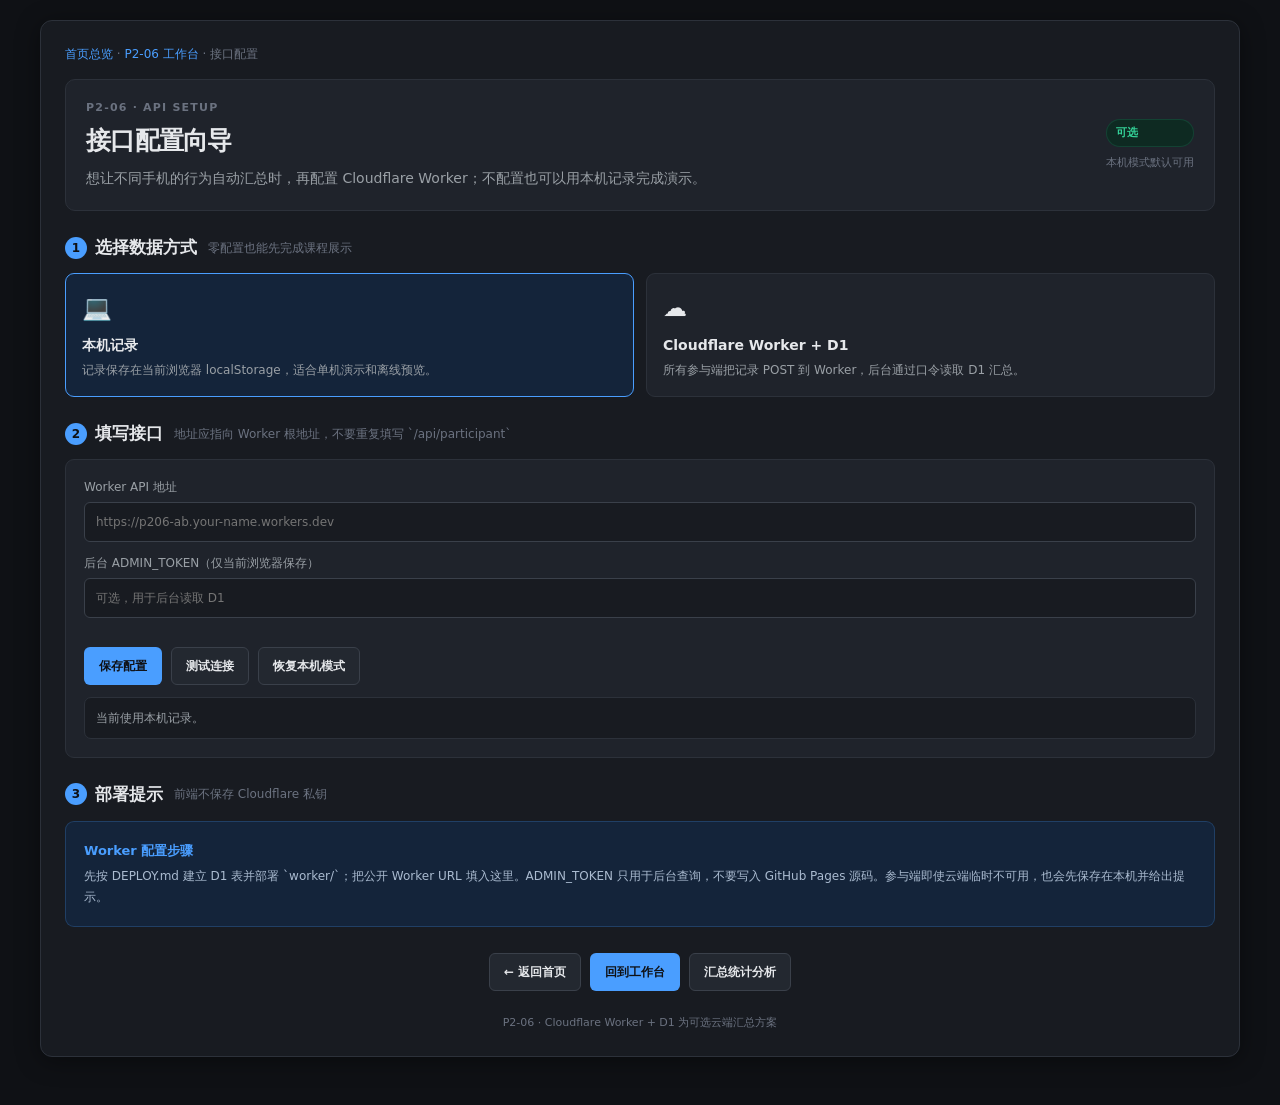
<file: setup.html>
<!doctype html>
<html lang="zh-CN">
<head>
  <meta charset="utf-8"><meta name="viewport" content="width=device-width,initial-scale=1"><meta name="theme-color" content="#0f1115">
  <title>接口配置向导 · P2-06</title><link rel="icon" href="assets/favicon.svg" type="image/svg+xml"><link rel="stylesheet" href="assets/styles.css">
</head>
<body class="platform-page">
  <div class="platform-shell setup-shell">
    <div class="platform-breadcrumb"><a href="index.html">首页总览</a> · <a href="experiment.html?id=P2-06">P2-06 工作台</a> · 接口配置</div>
    <header class="platform-hero compact"><div><div class="platform-kicker">P2-06 · API SETUP</div><h1>接口配置向导</h1><p>想让不同手机的行为自动汇总时，再配置 Cloudflare Worker；不配置也可以用本机记录完成演示。</p></div><div class="workbench-meta"><span class="status-chip">可选</span><small>本机模式默认可用</small></div></header>
    <section class="platform-section-title"><span>1</span><h2>选择数据方式</h2><em>零配置也能先完成课程展示</em></section>
    <section class="setup-choice-grid"><article class="setup-choice active"><b>💻</b><strong>本机记录</strong><p>记录保存在当前浏览器 localStorage，适合单机演示和离线预览。</p></article><article class="setup-choice"><b>☁️</b><strong>Cloudflare Worker + D1</strong><p>所有参与端把记录 POST 到 Worker，后台通过口令读取 D1 汇总。</p></article></section>
    <section class="platform-section-title"><span>2</span><h2>填写接口</h2><em>地址应指向 Worker 根地址，不要重复填写 `/api/participant`</em></section>
    <section class="workbench-panel setup-form"><label>Worker API 地址<input id="setupApiUrl" placeholder="https://p206-ab.your-name.workers.dev"></label><label>后台 ADMIN_TOKEN（仅当前浏览器保存）<input id="setupToken" type="password" placeholder="可选，用于后台读取 D1"></label><div class="platform-actions"><button class="platform-btn primary" id="setupSaveBtn">保存配置</button><button class="platform-btn ghost" id="setupTestBtn">测试连接</button><button class="platform-btn ghost" id="setupClearBtn">恢复本机模式</button></div><div class="setup-result" id="setupResult">当前未配置云端接口。</div></section>
    <section class="platform-section-title"><span>3</span><h2>部署提示</h2><em>前端不保存 Cloudflare 私钥</em></section>
    <section class="method-note"><strong>Worker 配置步骤</strong><p>先按 DEPLOY.md 建立 D1 表并部署 `worker/`；把公开 Worker URL 填入这里。ADMIN_TOKEN 只用于后台查询，不要写入 GitHub Pages 源码。参与端即使云端临时不可用，也会先保存在本机并给出提示。</p></section>
    <div class="platform-actions wide"><a class="platform-btn ghost" href="index.html">← 返回首页</a><a class="platform-btn primary" href="experiment.html?id=P2-06">回到工作台</a><a class="platform-btn ghost" href="aggregate.html">汇总统计分析</a></div>
    <footer class="platform-footer">P2-06 · Cloudflare Worker + D1 为可选云端汇总方案</footer>
  </div>
  <script src="assets/config.js"></script><script src="assets/shared.js"></script><script src="assets/setup.js"></script>
</body>
</html>
</file>
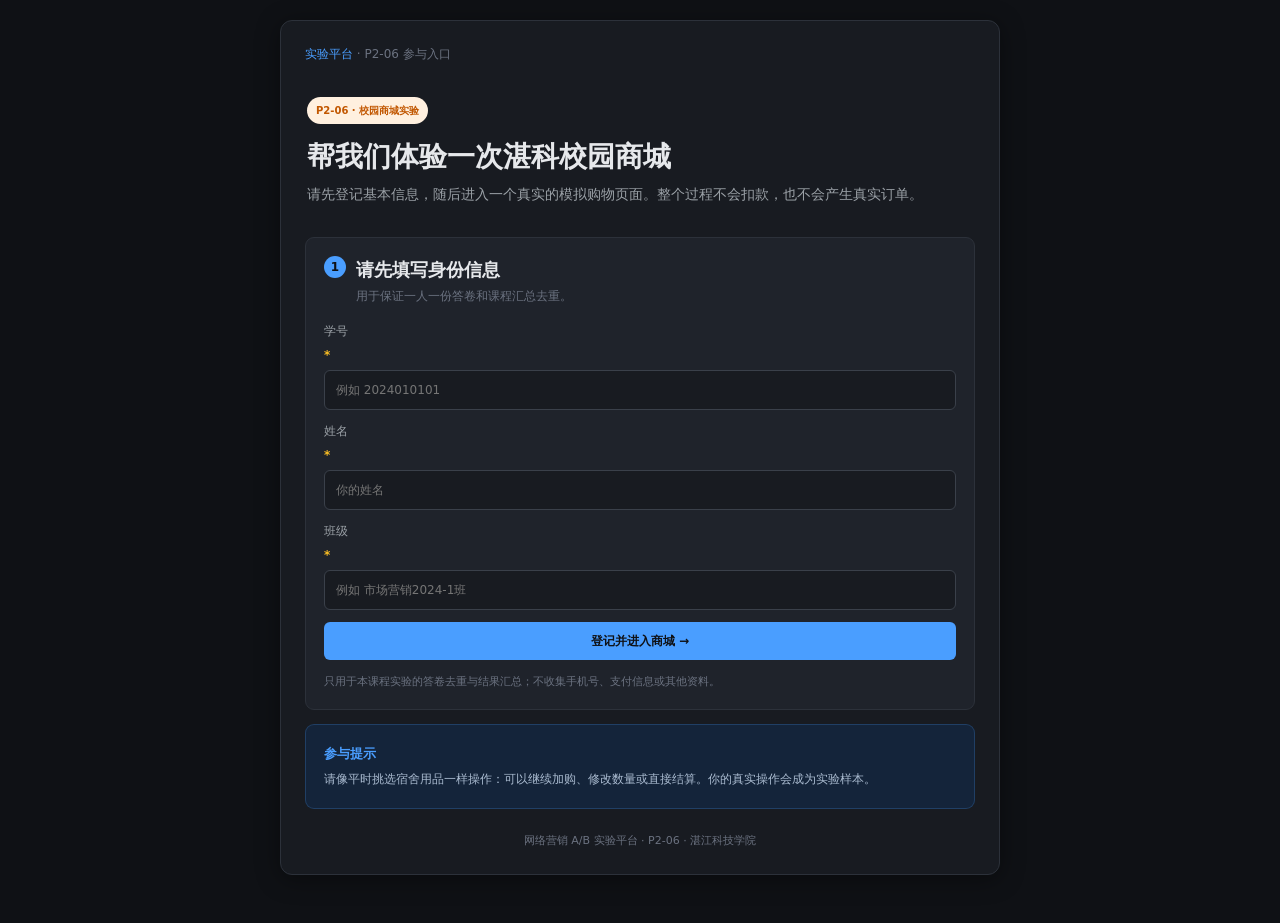
<file: share.html>
<!doctype html>
<html lang="zh-CN">
<head>
  <meta charset="utf-8">
  <meta name="viewport" content="width=device-width,initial-scale=1">
  <meta name="theme-color" content="#0f1115">
  <title>参与 P2-06 · 湛科生活站</title>
  <link rel="icon" href="assets/favicon.svg" type="image/svg+xml">
  <link rel="stylesheet" href="assets/styles.css">
</head>
<body class="platform-page participant-entry-page">
  <div class="participant-shell">
    <div class="platform-breadcrumb"><a href="index.html">实验平台</a> · P2-06 参与入口</div>
    <header class="participant-hero"><span class="variant-chip variant-b">P2-06 · 校园商城实验</span><h1>帮我们体验一次湛科校园商城</h1><p>请先登记基本信息，随后进入一个真实的模拟购物页面。整个过程不会扣款，也不会产生真实订单。</p></header>
    <section class="entry-card" id="entryCard">
      <div class="entry-card-title"><span>1</span><div><h2>请先填写身份信息</h2><p>用于保证一人一份答卷和课程汇总去重。</p></div></div>
      <form id="profileForm" novalidate>
        <label>学号 <b>*</b><input id="studentId" name="studentId" inputmode="numeric" autocomplete="off" placeholder="例如 2024010101" required></label>
        <label>姓名 <b>*</b><input id="participantName" name="participantName" autocomplete="name" placeholder="你的姓名" required></label>
        <label>班级 <b>*</b><input id="className" name="className" autocomplete="organization" placeholder="例如 市场营销2024-1班" required></label>
        <div class="entry-error" id="entryError" role="alert"></div>
        <button class="platform-btn primary full" type="submit">登记并进入商城 →</button>
      </form>
      <p class="entry-note">只用于本课程实验的答卷去重与结果汇总；不收集手机号、支付信息或其他资料。</p>
      <noscript><a href="shop.html?e=P2-06">启用 JavaScript 后进入商城；也可直接打开参与端。</a></noscript>
    </section>
    <section class="entry-card resume-card hidden" id="resumeCard">
      <div class="entry-card-title"><span>2</span><div><h2>发现未完成体验</h2><p id="resumeText">可以继续上次的购物体验。</p></div></div>
      <div class="platform-actions"><button class="platform-btn primary" id="resumeBtn">继续体验</button><button class="platform-btn ghost" id="newBtn">重新登记</button></div>
    </section>
    <section class="method-note"><strong>参与提示</strong><p>请像平时挑选宿舍用品一样操作：可以继续加购、修改数量或直接结算。你的真实操作会成为实验样本。</p></section>
    <footer class="platform-footer">网络营销 A/B 实验平台 · P2-06 · 湛江科技学院</footer>
  </div>
  <script src="assets/config.js"></script>
  <script src="assets/shared.js"></script>
  <script src="assets/share.js"></script>
</body>
</html>
</file>
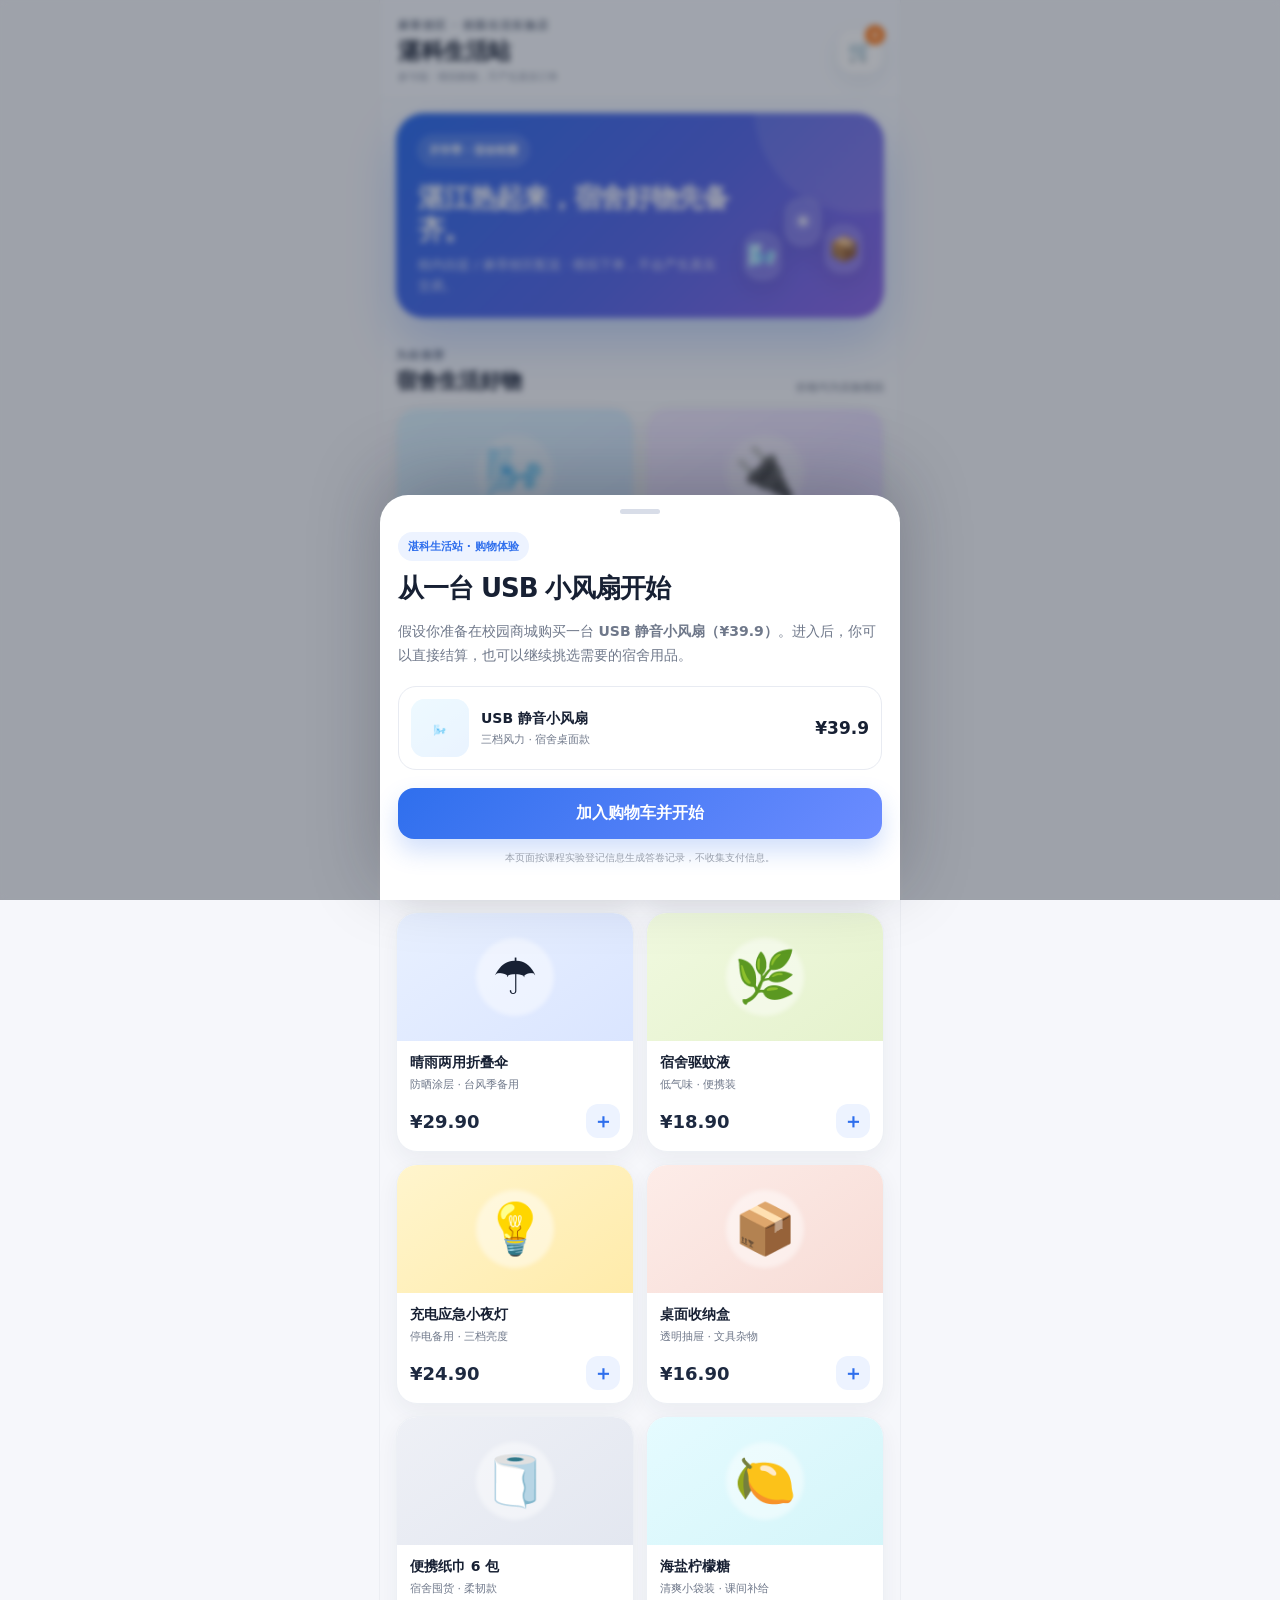
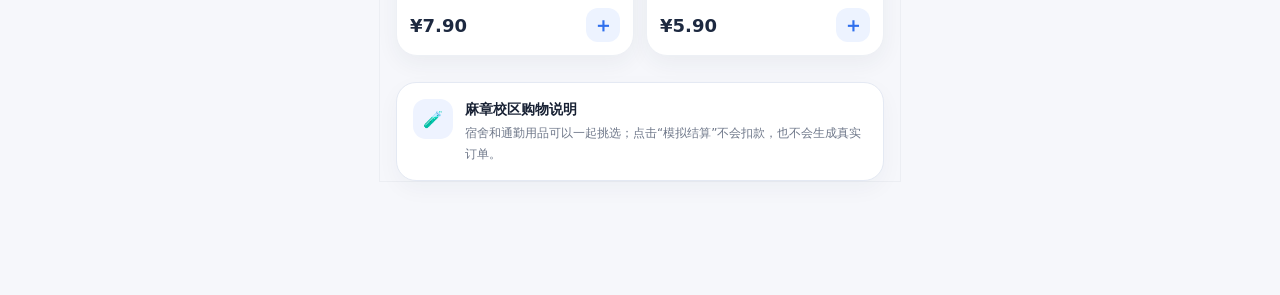
<file: shop.html>
<!doctype html>
<html lang="zh-CN">
<head>
  <meta charset="utf-8">
  <meta name="viewport" content="width=device-width,initial-scale=1,viewport-fit=cover">
  <meta name="theme-color" content="#f7f8fb">
  <meta name="description" content="湛科生活站 · P2-06 校园商城参与端">
  <title>湛科生活站 · 参与端</title>
  <link rel="icon" href="assets/favicon.svg" type="image/svg+xml">
  <link rel="stylesheet" href="assets/styles.css">
</head>
<body class="shop-page">
  <div class="app-shell">
    <header class="shop-header">
      <div>
        <div class="eyebrow">麻章校区 · 校园生活实验店</div>
        <h1>湛科生活站</h1>
        <div class="shop-profile" id="profileStrip">参与端 · 模拟购物，不产生真实订单</div>
      </div>
      <button class="icon-btn cart-trigger" id="headerCart" aria-label="打开购物车">
        <span class="cart-icon">🛒</span><span class="cart-count" id="cartCount">0</span>
      </button>
    </header>

    <main>
      <section class="hero-card">
        <div class="hero-copy">
          <span class="hero-pill">开学季 · 宿舍刚需</span>
          <h2>湛江热起来，宿舍好物先备齐。</h2>
          <p>校内自提 / 麻章校区配送 · 模拟下单，不会产生真实交易。</p>
        </div>
        <div class="hero-visual" aria-hidden="true">
          <span>🌬️</span><span>☀️</span><span>📦</span>
        </div>
      </section>

      <section class="section-block">
        <div class="section-heading">
          <div><span class="section-kicker">为你推荐</span><h3>宿舍生活好物</h3></div>
          <span class="tiny-note">价格均为实验模拟</span>
        </div>
        <div class="product-grid" id="productGrid"></div>
      </section>

      <section class="why-card">
        <div class="why-icon">🧪</div>
        <div>
          <strong>麻章校区购物说明</strong>
          <p>宿舍和通勤用品可以一起挑选；点击“模拟结算”不会扣款，也不会生成真实订单。</p>
        </div>
      </section>
    </main>

    <nav class="bottom-nav" aria-label="底部导航">
      <a class="nav-item active" href="shop.html"><span>⌂</span><b>首页</b></a>
      <button class="nav-item" id="recommendNav"><span>✦</span><b>好物</b></button>
      <button class="nav-item cart-trigger"><span>🛒</span><b>购物车</b></button>
      <a class="nav-item" id="aboutNav" href="experiment.html?id=P2-06"><span>i</span><b>实验说明</b></a>
    </nav>
  </div>

  <div class="scrim hidden" id="scrim"></div>

  <section class="sheet intro-sheet" id="introSheet" role="dialog" aria-modal="true" aria-labelledby="introTitle">
    <div class="sheet-handle"></div>
    <div class="intro-badge">湛科生活站 · 购物体验</div>
    <h2 id="introTitle">从一台 USB 小风扇开始</h2>
    <p>假设你准备在校园商城购买一台 <strong>USB 静音小风扇（¥39.9）</strong>。进入后，你可以直接结算，也可以继续挑选需要的宿舍用品。</p>
    <div class="intro-product">
      <div class="product-art art-fan"><span>🌬️</span></div>
      <div><strong>USB 静音小风扇</strong><span>三档风力 · 宿舍桌面款</span></div>
      <b>¥39.9</b>
    </div>
    <button class="primary-btn full" id="startExperiment">加入购物车并开始</button>
    <p class="privacy-note">本页面按课程实验登记信息生成答卷记录，不收集支付信息。</p>
  </section>

  <section class="sheet cart-sheet hidden" id="cartSheet" role="dialog" aria-modal="true" aria-labelledby="cartTitle">
    <div class="sheet-handle"></div>
    <div class="sheet-title-row">
      <div><span class="section-kicker">购物车</span><h2 id="cartTitle">确认你的商品</h2></div>
      <button class="close-btn" id="closeCart" aria-label="关闭">×</button>
    </div>
    <div id="treatmentArea"></div>
    <div class="cart-lines" id="cartLines"></div>
    <div class="cart-empty hidden" id="cartEmpty">购物车还是空的。</div>
    <div class="cart-summary">
      <div><span>商品金额</span><b id="subtotalText">¥0.00</b></div>
      <div><span>配送费</span><b id="shippingText">¥6.00</b></div>
      <div class="total-line"><span>合计</span><b id="totalText">¥0.00</b></div>
    </div>
    <button class="primary-btn full" id="checkoutBtn">模拟结算</button>
    <button class="text-btn full" id="continueBtn">继续逛逛</button>
  </section>

  <section class="sheet success-sheet hidden" id="successSheet" role="dialog" aria-modal="true" aria-labelledby="successTitle">
    <div class="success-mark">✓</div>
    <h2 id="successTitle">实验记录已提交</h2>
    <p>这是模拟结算，没有产生真实订单或付款。</p>
    <div class="receipt-card"><span>本次购物车金额</span><strong id="receiptValue">¥0.00</strong><small id="receiptShip">配送费 ¥0.00</small></div>
    <button class="primary-btn full" id="restartBtn">重新体验（仅演示）</button>
    <a class="secondary-link full" href="aggregate.html">查看汇总分析 →</a>
  </section>

  <div class="toast hidden" id="toast"></div>

  <script src="assets/config.js"></script>
  <script src="assets/products.js"></script>
  <script src="assets/shared.js"></script>
  <script src="assets/app.js"></script>
</body>
</html>
</file>
<file: assets/styles.css>
:root{
  --bg:#f6f7fb;
  --card:#ffffff;
  --ink:#172033;
  --muted:#6f788a;
  --line:#e8ebf2;
  --brand:#2f6fed;
  --brand-2:#6c8cff;
  --accent:#ff7a18;
  --green:#1f9d68;
  --red:#e24b4b;
  --shadow:0 18px 50px rgba(31,45,77,.10);
  --soft-shadow:0 8px 24px rgba(31,45,77,.08);
  font-family:Inter,"PingFang SC","Microsoft YaHei",system-ui,-apple-system,BlinkMacSystemFont,"Segoe UI",sans-serif;
}
*{box-sizing:border-box}
html{scroll-behavior:smooth}
body{margin:0;background:var(--bg);color:var(--ink)}
button,input{font:inherit}
button{cursor:pointer}
.hidden{display:none!important}
.shop-page{min-height:100vh;padding-bottom:94px}
.app-shell{width:min(100%,520px);margin:0 auto;min-height:100vh;background:linear-gradient(180deg,#f9fbff 0,#f6f7fb 35%);box-shadow:0 0 0 1px rgba(20,30,55,.04)}
.shop-header{position:sticky;top:0;z-index:20;display:flex;align-items:center;justify-content:space-between;padding:18px 18px 14px;background:rgba(249,251,255,.92);backdrop-filter:blur(14px);border-bottom:1px solid rgba(232,235,242,.8)}
.shop-header h1{margin:3px 0 0;font-size:23px;letter-spacing:-.02em}
.eyebrow,.section-kicker,.admin-kicker{font-size:11px;letter-spacing:.12em;text-transform:uppercase;color:var(--muted);font-weight:800}
.icon-btn{width:44px;height:44px;border:0;border-radius:15px;background:#fff;box-shadow:var(--soft-shadow);position:relative}
.cart-icon{font-size:20px}.cart-count{position:absolute;right:-3px;top:-4px;min-width:20px;height:20px;border-radius:999px;background:var(--accent);color:#fff;font-size:11px;font-weight:800;display:grid;place-items:center;padding:0 5px}
.hero-card{margin:14px 16px 0;padding:22px;border-radius:28px;color:#fff;background:linear-gradient(135deg,#2f6fed 0%,#5869e9 55%,#8f6be8 100%);display:flex;gap:10px;min-height:196px;overflow:hidden;position:relative;box-shadow:0 22px 48px rgba(47,111,237,.25)}
.hero-card:after{content:"";position:absolute;width:210px;height:210px;border-radius:50%;background:rgba(255,255,255,.10);right:-80px;top:-110px}
.hero-copy{position:relative;z-index:2;flex:1}.hero-pill{display:inline-block;padding:7px 10px;border-radius:999px;background:rgba(255,255,255,.14);border:1px solid rgba(255,255,255,.22);font-size:11px;font-weight:800}
.hero-card h2{font-size:27px;line-height:1.18;margin:16px 0 9px;letter-spacing:-.04em}.hero-card p{margin:0;color:rgba(255,255,255,.82);font-size:13px;line-height:1.6;max-width:310px}
.hero-visual{width:118px;display:flex;align-items:flex-end;justify-content:center;gap:4px;padding-bottom:16px;position:relative;z-index:2}.hero-visual span{display:grid;place-items:center;width:48px;height:48px;background:rgba(255,255,255,.16);border:1px solid rgba(255,255,255,.20);border-radius:16px;font-size:24px;box-shadow:0 10px 26px rgba(0,0,0,.08)}.hero-visual span:nth-child(2){transform:translateY(-34px)}.hero-visual span:nth-child(3){transform:translateY(-7px)}
.section-block{padding:26px 16px 8px}.section-heading{display:flex;justify-content:space-between;align-items:end;margin-bottom:13px}.section-heading h3{margin:4px 0 0;font-size:21px}.tiny-note{font-size:11px;color:var(--muted)}
.product-grid{display:grid;grid-template-columns:1fr 1fr;gap:12px}.product-card{background:#fff;border:1px solid #edf0f5;border-radius:21px;overflow:hidden;box-shadow:0 8px 22px rgba(34,47,75,.055);transition:.18s ease}.product-card:active{transform:scale(.985)}
.product-art{height:128px;display:grid;place-items:center;font-size:50px;position:relative;overflow:hidden}.product-art:after{content:"";position:absolute;width:78px;height:78px;border-radius:50%;background:rgba(255,255,255,.45);filter:blur(2px);z-index:0}.product-art>*{position:relative;z-index:1}.art-fan{background:linear-gradient(145deg,#dff5ff,#d8eaff)}.art-cable{background:linear-gradient(145deg,#f2ebff,#e7ddff)}.art-clip{background:linear-gradient(145deg,#fff1dd,#ffe4c0)}.art-sleeve{background:linear-gradient(145deg,#e7fff4,#d7f8e8)}.art-umbrella{background:linear-gradient(145deg,#e8f0ff,#dae5ff)}.art-repellent{background:linear-gradient(145deg,#f0f9df,#e5f2cd)}.art-lamp{background:linear-gradient(145deg,#fff5cd,#ffebaa)}.art-box{background:linear-gradient(145deg,#fdece8,#f7dcd6)}.art-tissue{background:linear-gradient(145deg,#eef0f6,#e3e7f0)}.art-candy{background:linear-gradient(145deg,#e5fbff,#d4f5f9)}
.product-body{padding:13px}.product-name{font-weight:800;font-size:14px;white-space:nowrap;overflow:hidden;text-overflow:ellipsis}.product-desc{font-size:11px;color:var(--muted);margin-top:5px;white-space:nowrap;overflow:hidden;text-overflow:ellipsis}.product-footer{display:flex;align-items:center;justify-content:space-between;margin-top:12px}.price{font-size:18px;font-weight:900;color:#1d2940}.add-btn{width:34px;height:34px;border:0;border-radius:12px;background:#edf3ff;color:var(--brand);font-size:20px;font-weight:800}
.why-card{margin:18px 16px 20px;padding:16px;border:1px solid #e4e9f3;background:#fff;border-radius:20px;display:flex;gap:12px;box-shadow:0 8px 22px rgba(34,47,75,.04)}.why-icon{width:40px;height:40px;border-radius:13px;background:#eef3ff;display:grid;place-items:center;flex:0 0 auto}.why-card strong,.deployment-note strong{font-size:14px}.why-card p,.deployment-note p{font-size:12px;line-height:1.7;color:var(--muted);margin:4px 0 0}
.bottom-nav{position:fixed;left:50%;bottom:0;transform:translateX(-50%);width:min(100%,520px);height:78px;padding:9px 18px max(9px,env(safe-area-inset-bottom));display:flex;justify-content:space-around;background:rgba(255,255,255,.94);backdrop-filter:blur(18px);border-top:1px solid #eceff4;z-index:30}.nav-item{border:0;background:none;color:#8a93a4;display:grid;place-items:center;gap:2px;min-width:56px}.nav-item span{font-size:19px}.nav-item b{font-size:10px}.nav-item.active{color:var(--brand)}
.scrim{position:fixed;inset:0;background:rgba(18,25,40,.38);backdrop-filter:blur(3px);z-index:60}.sheet{position:fixed;z-index:70;left:50%;bottom:0;transform:translateX(-50%);width:min(100%,520px);max-height:90vh;overflow:auto;background:#fff;border-radius:28px 28px 0 0;padding:12px 18px calc(24px + env(safe-area-inset-bottom));box-shadow:0 -20px 70px rgba(22,28,45,.25)}
.sheet-handle{width:40px;height:5px;border-radius:99px;background:#d8dde8;margin:2px auto 18px}.intro-sheet h2,.success-sheet h2{font-size:26px;margin:10px 0 8px;letter-spacing:-.04em}.intro-sheet>p{font-size:14px;line-height:1.7;color:var(--muted)}.intro-badge{font-size:11px;font-weight:900;color:var(--brand);background:#edf3ff;padding:7px 10px;border-radius:999px;display:inline-block}.intro-product{display:grid;grid-template-columns:58px 1fr auto;gap:12px;align-items:center;border:1px solid var(--line);padding:12px;border-radius:18px;margin:18px 0}.intro-product .product-art{height:58px;border-radius:14px;font-size:28px}.intro-product strong{display:block;font-size:14px}.intro-product span{display:block;color:var(--muted);font-size:11px;margin-top:4px}.intro-product b{font-size:17px}.privacy-note{text-align:center!important;font-size:10px!important;color:#9aa1ae!important}
.primary-btn{border:0;border-radius:16px;background:linear-gradient(135deg,var(--brand),var(--brand-2));color:#fff;font-weight:900;padding:15px 18px;box-shadow:0 12px 24px rgba(47,111,237,.22)}.primary-btn:disabled{opacity:.45;cursor:not-allowed}.full{width:100%}.text-btn{border:0;background:none;color:var(--muted);padding:13px;font-weight:800}.sheet-title-row{display:flex;justify-content:space-between;align-items:start}.sheet-title-row h2{font-size:23px;margin:3px 0 14px}.close-btn{width:38px;height:38px;border-radius:13px;border:0;background:#f1f3f7;color:#667085;font-size:22px}
.treatment{border-radius:18px;padding:14px;margin:0 0 13px}.treatment-b{background:linear-gradient(145deg,#fff7ec,#fff2df);border:1px solid #ffe0b7}.treatment-title{display:flex;align-items:center;justify-content:space-between;gap:10px;font-weight:900;font-size:14px}.treatment-title strong{color:#d95d00}.progress-track{height:9px;background:#ffe4bf;border-radius:99px;overflow:hidden;margin:11px 0 6px}.progress-track i{height:100%;display:block;background:linear-gradient(90deg,#ff8a24,#ff6a00);border-radius:99px;transition:width .25s}.progress-labels{display:flex;justify-content:space-between;font-size:10px;color:#8d765f}.addon-title{font-size:11px;font-weight:900;margin:12px 0 7px;color:#8b5c2c}.addon-row{display:flex;gap:8px;overflow:auto;padding-bottom:2px}.addon-btn{border:1px solid #ffd5a4;background:#fff;border-radius:13px;padding:8px 10px;white-space:nowrap;color:#70491f;font-size:11px;font-weight:800}.treatment-success{background:#ecf9f2;border-color:#c8edd9}.treatment-success .treatment-title strong{color:var(--green)}
.cart-lines{display:grid;gap:10px}.cart-line{display:grid;grid-template-columns:46px 1fr auto;gap:10px;align-items:center;padding:10px 0;border-bottom:1px solid #f0f2f6}.cart-thumb{height:46px;border-radius:12px;display:grid;place-items:center;font-size:24px}.cart-line strong{font-size:13px;display:block}.cart-line small{font-size:11px;color:var(--muted)}.qty-control{display:flex;align-items:center;gap:8px}.qty-control button{width:28px;height:28px;border:0;border-radius:10px;background:#f1f4f8;font-weight:900;color:#506078}.qty-control b{min-width:14px;text-align:center;font-size:12px}.cart-empty{text-align:center;color:var(--muted);padding:24px 0}.cart-summary{border-top:1px dashed #dfe3eb;margin:13px 0;padding-top:12px}.cart-summary>div{display:flex;justify-content:space-between;padding:5px 0;font-size:13px}.cart-summary span{color:var(--muted)}.total-line{font-size:16px!important;padding-top:10px!important}.total-line b{font-size:21px}.success-sheet{text-align:center;padding-top:30px}.success-mark{width:70px;height:70px;border-radius:50%;display:grid;place-items:center;background:#eaf9f2;color:var(--green);font-size:34px;font-weight:900;margin:0 auto}.success-sheet>p{color:var(--muted);font-size:13px}.receipt-card{background:#f7f9fc;border:1px solid var(--line);padding:18px;border-radius:18px;margin:18px 0}.receipt-card span,.receipt-card small{display:block;color:var(--muted);font-size:11px}.receipt-card strong{font-size:30px;display:block;margin:6px 0}.toast{position:fixed;left:50%;bottom:96px;transform:translateX(-50%);z-index:100;background:#172033;color:#fff;border-radius:999px;padding:10px 15px;font-size:12px;font-weight:800;box-shadow:var(--shadow)}

/* Admin */
.admin-page{background:#f4f6f9;min-height:100vh}.admin-topbar{background:#111827;color:#fff;padding:22px 0}.admin-wrap{width:min(1180px,calc(100% - 34px));margin:0 auto}.topbar-inner{display:flex;justify-content:space-between;align-items:center}.admin-topbar h1{font-size:22px;margin:5px 0 0}.admin-topbar .admin-kicker{color:#9fb1cf}.topbar-actions,.toolbar-actions{display:flex;gap:8px;flex-wrap:wrap}.ghost-btn,.primary-small,.danger-ghost{border-radius:12px;padding:10px 13px;font-size:12px;font-weight:850;text-decoration:none}.ghost-btn{border:1px solid #dfe4ed;background:#fff;color:#334155}.admin-topbar .ghost-btn{background:#1e293b;border-color:#334155;color:#fff}.primary-small{border:0;background:#3b82f6;color:#fff}.danger-ghost{border:1px solid #f0caca;color:#bf3030;background:#fff}.admin-main{padding:28px 0 52px}.project-hero{background:linear-gradient(135deg,#ffffff,#f5f8ff);border:1px solid #e5eaf3;border-radius:24px;padding:24px;display:flex;justify-content:space-between;gap:30px;box-shadow:0 10px 30px rgba(34,47,75,.05)}.project-hero h2{font-size:27px;letter-spacing:-.04em;margin:12px 0 8px}.project-hero p{color:var(--muted);max-width:720px;line-height:1.7;margin:0}.badge{display:inline-block;background:#eaf1ff;color:#2f6fed;padding:7px 10px;border-radius:999px;font-size:11px;font-weight:900}.study-meta{min-width:260px;display:grid;gap:10px}.study-meta div{padding:11px 13px;border:1px solid #e6ebf3;border-radius:14px;background:#fff}.study-meta span{font-size:10px;color:var(--muted);display:block}.study-meta strong{font-size:13px;display:block;margin-top:4px}.design-grid{display:grid;grid-template-columns:repeat(3,1fr);gap:12px;margin:14px 0}.design-card{background:#fff;border:1px solid #e4e9f1;padding:18px;border-radius:18px}.design-card h3{font-size:16px;margin:11px 0 5px}.design-card p{font-size:12px;color:var(--muted);line-height:1.7;margin:0}.variant-chip{font-size:10px;font-weight:900;padding:6px 9px;border-radius:999px;display:inline-block}.variant-a{background:#eef2f7;color:#48566a}.variant-b{background:#fff0df;color:#c25700}.neutral{background:#edf4ff;color:#2f6fed}.data-toolbar{display:flex;justify-content:space-between;gap:15px;align-items:center;padding:14px 2px;margin:8px 0}.data-toolbar strong{font-size:13px}.data-toolbar span{display:block;font-size:11px;color:var(--muted);margin-top:3px}.metric-grid{display:grid;grid-template-columns:repeat(4,1fr);gap:12px}.metric-card{background:#fff;border:1px solid #e5e9f0;border-radius:18px;padding:18px}.metric-card span{font-size:11px;color:var(--muted)}.metric-card strong{font-size:28px;display:block;margin-top:8px;letter-spacing:-.04em}.metric-card small{display:block;font-size:10px;color:#87909f;margin-top:5px}.panel-grid{display:grid;grid-template-columns:1.2fr .8fr;gap:12px;margin-top:12px}.panel{background:#fff;border:1px solid #e5e9f0;border-radius:20px;padding:20px;margin-top:12px}.panel-heading{display:flex;justify-content:space-between;gap:20px;align-items:start;margin-bottom:18px}.panel-heading h3{font-size:18px;margin:4px 0 0}.stat-note{font-size:11px;color:var(--muted);background:#f4f6f9;padding:7px 9px;border-radius:999px}.bar-compare{display:grid;gap:15px}.bar-row{display:grid;grid-template-columns:90px 1fr 80px;align-items:center;gap:10px}.bar-label{font-size:12px;font-weight:900}.bar-track{height:28px;background:#f1f3f7;border-radius:10px;overflow:hidden}.bar-fill{height:100%;border-radius:10px;min-width:4px;display:flex;align-items:center;justify-content:flex-end;padding-right:8px;color:#fff;font-size:10px;font-weight:900}.bar-a{background:#64748b}.bar-b{background:linear-gradient(90deg,#ff963d,#ff6a00)}.bar-value{text-align:right;font-weight:900;font-size:14px}.behavior-table{display:grid;gap:9px}.behavior-row{display:grid;grid-template-columns:1fr 70px 70px;gap:8px;align-items:center;padding:10px 0;border-bottom:1px solid #f0f2f6}.behavior-row:last-child{border:0}.behavior-row span{font-size:12px;color:var(--muted)}.behavior-row b{text-align:right;font-size:12px}.interpretation{display:grid;gap:10px}.insight-card{border-radius:16px;padding:14px 15px;background:#f7f9fc;border:1px solid #e7ebf2}.insight-card strong{font-size:13px}.insight-card p{font-size:12px;line-height:1.75;color:var(--muted);margin:6px 0 0}.insight-card.positive{background:#f0faf5;border-color:#d1eedf}.insight-card.warn{background:#fff8eb;border-color:#f2dfb8}.table-scroll{overflow:auto}.records-table{width:100%;border-collapse:collapse;min-width:780px}.records-table th,.records-table td{text-align:left;border-bottom:1px solid #edf0f4;padding:11px 9px;font-size:11px}.records-table th{color:#7b8493;font-weight:800}.records-table td{color:#334155}.variant-cell{font-weight:900}.deployment-note{margin-top:12px;border:1px dashed #ced7e6;border-radius:18px;padding:16px;display:flex;gap:12px;background:#fbfcfe}.deployment-note code{font-family:ui-monospace,SFMono-Regular,Menlo,monospace;background:#eef1f6;padding:2px 5px;border-radius:5px}
@media (max-width:820px){.project-hero{display:block}.study-meta{margin-top:18px;min-width:0;grid-template-columns:repeat(3,1fr)}.design-grid,.metric-grid{grid-template-columns:1fr 1fr}.controls-card{grid-column:1/-1}.panel-grid{grid-template-columns:1fr}.topbar-inner{align-items:flex-start;gap:15px}.data-toolbar{align-items:flex-start;flex-direction:column}}
@media (max-width:560px){.hero-card{min-height:180px}.hero-visual{width:82px}.hero-visual span{width:40px;height:40px;font-size:20px}.hero-card h2{font-size:24px}.product-art{height:118px}.admin-wrap{width:min(100% - 22px,1180px)}.admin-topbar{padding:16px 0}.topbar-inner{display:block}.topbar-actions{margin-top:14px}.project-hero{padding:18px}.project-hero h2{font-size:23px}.study-meta{grid-template-columns:1fr}.design-grid,.metric-grid{grid-template-columns:1fr}.controls-card{grid-column:auto}.metric-card strong{font-size:24px}.bar-row{grid-template-columns:72px 1fr 66px}}

/* Reference-style experiment platform */
.platform-page{--p-bg:#0f1115;--p-card:#181b21;--p-subtle:#1f232b;--p-elevated:#232830;--p-line:#2c313a;--p-strong:#3a404a;--p-text:#e6e8eb;--p-sub:#9aa0a6;--p-dim:#6b7280;--p-blue:#4a9eff;--p-orange:#fbbf24;--p-green:#34d399;min-height:100vh;background:var(--p-bg);color:var(--p-text);font-family:Inter,"PingFang SC","Microsoft YaHei",system-ui,-apple-system,BlinkMacSystemFont,"Segoe UI",sans-serif;padding:20px 12px 48px;font-size:14px;line-height:1.5}.platform-page a{color:inherit}.platform-shell,.participant-shell{width:min(1200px,100%);margin:0 auto;background:var(--p-card);border:1px solid var(--p-line);border-radius:12px;box-shadow:0 4px 24px rgba(0,0,0,.4);padding:24px}.participant-shell{max-width:720px}.platform-breadcrumb{color:var(--p-dim);font-size:12px;margin-bottom:16px}.platform-breadcrumb a{color:var(--p-blue);text-decoration:none}.platform-hero{display:flex;justify-content:space-between;gap:24px;align-items:center;background:var(--p-subtle);border:1px solid var(--p-line);border-radius:10px;padding:24px;margin-bottom:16px}.platform-hero.compact{padding:20px}.platform-kicker{color:var(--p-dim);font-size:11px;letter-spacing:.11em;text-transform:uppercase;font-weight:800}.platform-hero h1{font-size:25px;line-height:1.25;margin:8px 0 10px;color:var(--p-text);letter-spacing:-.03em}.platform-hero p{max-width:740px;color:var(--p-sub);line-height:1.75;margin:0}.platform-hero-mark{width:104px;height:104px;border:1px solid var(--p-strong);border-radius:26px;background:linear-gradient(145deg,#172941,#1e1c22);display:grid;place-items:center;align-content:center;flex:0 0 auto}.platform-hero-mark span{font-size:31px;font-weight:900;color:var(--p-blue);letter-spacing:-.08em}.platform-hero-mark small{color:var(--p-orange);font-size:10px;letter-spacing:.18em;font-weight:800}.platform-banner{display:flex;align-items:center;gap:12px;border:1px solid rgba(251,191,36,.22);background:#2a2110;color:var(--p-orange);padding:13px 16px;border-radius:8px;margin:0 0 22px}.platform-banner .banner-icon{font-size:21px}.platform-banner strong{font-size:13px}.platform-banner p{font-size:12px;color:#caa653;margin:3px 0 0}.platform-banner>.platform-btn{margin-left:auto;white-space:nowrap}.platform-section-title{display:flex;align-items:center;gap:8px;margin:24px 0 12px}.platform-section-title>span{width:22px;height:22px;display:inline-grid;place-items:center;border-radius:50%;background:var(--p-blue);color:var(--p-bg);font-weight:900;font-size:12px;flex:0 0 auto}.platform-section-title h2{font-size:17px;margin:0;color:var(--p-text)}.platform-section-title em{font-size:12px;color:var(--p-dim);font-style:normal;margin-left:3px}.progress-card,.experiment-overview-card,.project-experiment-card,.workbench-panel,.entry-card,.method-note,.project-context-grid article,.workflow-grid article,.setting-grid article{background:var(--p-subtle);border:1px solid var(--p-line);border-radius:9px;padding:18px}.progress-top,.experiment-overview-head,.project-card-top,.collection-status{display:flex;justify-content:space-between;align-items:flex-start;gap:15px}.progress-card h2,.experiment-overview-card h2,.project-experiment-card h2{font-size:19px;margin:7px 0 4px}.progress-card p,.experiment-overview-card p,.project-experiment-card p{color:var(--p-sub);line-height:1.7;margin:0}.status-chip{display:inline-flex;align-items:center;color:var(--p-green);background:#0e2a22;border:1px solid rgba(52,211,153,.14);padding:5px 9px;border-radius:999px;font-size:11px;font-weight:800;white-space:nowrap}.progress-track-wide{height:10px;background:var(--p-elevated);border-radius:99px;overflow:hidden;margin:19px 0 6px}.progress-track-wide i{height:100%;display:block;border-radius:99px;background:linear-gradient(90deg,var(--p-blue),#765bff)}.progress-meta{display:flex;justify-content:space-between;color:var(--p-dim);font-size:11px}.platform-actions{display:flex;gap:9px;flex-wrap:wrap;margin-top:17px}.platform-actions.wide{justify-content:center;margin:26px 0 8px}.platform-btn{display:inline-flex;align-items:center;justify-content:center;border:1px solid transparent;border-radius:6px;padding:9px 14px;font-size:12px;font-weight:750;text-decoration:none;cursor:pointer;transition:.18s ease;font-family:inherit}.platform-btn.primary{background:var(--p-blue);color:#0f1115}.platform-btn.primary:hover{filter:brightness(1.1)}.platform-btn.ghost{background:var(--p-elevated);border-color:var(--p-strong);color:var(--p-text)}.platform-btn.ghost:hover{border-color:var(--p-blue);color:#fff}.platform-btn.small{padding:6px 10px;font-size:11px}.platform-btn.full{width:100%}.experiment-overview-head>div:first-child{flex:1}.metric-pill{font-size:12px;font-weight:900;color:var(--p-orange);background:#2e2410;border:1px solid rgba(251,191,36,.18);border-radius:6px;padding:7px 10px;white-space:nowrap}.overview-grid,.project-metric-row,.parameter-strip,.project-context-grid,.setting-grid,.workflow-grid{display:grid;gap:10px}.overview-grid{grid-template-columns:repeat(3,1fr);margin-top:18px}.overview-grid div,.project-metric-row div{background:var(--p-card);border:1px solid var(--p-line);border-radius:7px;padding:11px}.overview-grid span,.project-metric-row span,.parameter-strip span,.project-context-grid span{display:block;color:var(--p-dim);font-size:11px}.overview-grid strong,.project-metric-row b{display:block;color:var(--p-text);font-size:12px;margin-top:5px}.setting-grid{grid-template-columns:repeat(3,1fr)}.setting-grid article{padding:15px}.setting-icon{font-size:23px;display:block;margin-bottom:8px}.setting-grid strong,.quick-links strong{display:block;font-size:13px}.setting-grid p{color:var(--p-sub);font-size:12px;line-height:1.7;margin:5px 0 0}.quick-links{display:grid;grid-template-columns:repeat(2,1fr);gap:10px}.quick-links a{display:flex;align-items:center;gap:11px;background:var(--p-subtle);border:1px solid var(--p-line);padding:13px 14px;border-radius:8px;text-decoration:none}.quick-links a:hover{border-color:var(--p-blue)}.quick-links b{font-size:20px}.quick-links small{display:block;color:var(--p-dim);font-size:11px;margin-top:3px}.quick-links i{margin-left:auto;color:var(--p-dim);font-style:normal}.method-note{margin-top:14px;background:#14243a;border-color:rgba(74,158,255,.22)}.method-note strong{font-size:13px;color:var(--p-blue)}.method-note p{font-size:12px;color:#aabbd0;line-height:1.75;margin:5px 0 0}.platform-footer{text-align:center;color:var(--p-dim);font-size:11px;margin-top:24px}.project-context-grid{grid-template-columns:repeat(3,1fr)}.project-context-grid strong{display:block;font-size:13px;margin:5px 0}.project-context-grid p{color:var(--p-sub);font-size:12px;line-height:1.7;margin:0}.project-experiment-card.active{border-color:rgba(251,191,36,.35);background:linear-gradient(145deg,#1f2025,#221d13)}.project-card-actions{display:flex;gap:9px;flex-wrap:wrap;margin-top:17px}.workflow-grid{grid-template-columns:repeat(5,1fr)}.workflow-grid article{padding:14px}.workflow-grid b{color:var(--p-blue);font-size:11px}.workflow-grid strong{display:block;font-size:12px;margin:8px 0 4px}.workflow-grid p{color:var(--p-sub);font-size:11px;line-height:1.65;margin:0}.workbench-meta{display:grid;gap:8px;text-align:right;align-items:end}.workbench-meta small{font-size:11px;color:var(--p-dim)}.ab-plan-grid{display:grid;grid-template-columns:1fr 1fr;gap:14px}.workbench-plan{background:var(--p-subtle);border:2px solid var(--p-line);border-radius:9px;padding:15px}.workbench-plan.plan-a{border-color:#3a4655}.workbench-plan.plan-b{border-color:#665027}.plan-head{display:flex;justify-content:space-between;align-items:center;margin-bottom:12px}.plan-head strong{font-size:13px}.phone-preview{background:var(--p-elevated);border:1px solid var(--p-line);border-radius:12px;padding:12px;min-height:285px;display:grid;align-content:start;gap:8px}.phone-top{display:flex;justify-content:space-between;border-bottom:1px solid var(--p-line);padding-bottom:7px;font-size:11px;color:var(--p-sub)}.phone-title{font-size:13px;font-weight:900;margin:2px 0}.phone-item{display:grid;grid-template-columns:36px 1fr auto;gap:8px;align-items:center;background:var(--p-card);border:1px solid var(--p-line);border-radius:6px;padding:8px}.mini-art{width:30px;height:30px;border-radius:8px;display:grid;place-items:center;background:#dff5ff;font-size:17px}.phone-item b,.phone-item small{display:block}.phone-item b{font-size:11px}.phone-item small{font-size:10px;color:var(--p-dim);margin-top:2px}.phone-item>strong{font-size:11px}.phone-total{display:flex;justify-content:space-between;color:var(--p-sub);font-size:11px;padding:3px 1px}.phone-total.total{border-top:1px solid var(--p-line);padding-top:8px;color:var(--p-text);font-weight:900;font-size:13px}.workbench-plan>p{font-size:12px;color:var(--p-sub);line-height:1.7;margin:12px 2px 0}.mini-treatment{background:#2e2410;border:1px solid rgba(251,191,36,.2);border-radius:6px;padding:8px;color:#f2cc72;position:relative}.mini-treatment b{font-size:10px}.mini-treatment>span{float:right;font-size:10px}.mini-treatment i{display:block;height:5px;border-radius:99px;background:var(--p-orange);margin:7px 0 4px}.mini-treatment small{font-size:9px;color:#bfa05b}.parameter-strip{grid-template-columns:repeat(4,1fr);margin-top:12px}.parameter-strip>div{background:var(--p-card);border:1px solid var(--p-line);padding:12px;border-radius:7px}.parameter-strip strong{display:block;font-size:12px;margin-top:4px}.data-banner{display:flex;align-items:center;gap:9px;background:#2a2110;border:1px solid rgba(251,191,36,.2);border-radius:7px;padding:12px 14px;color:var(--p-orange);font-size:12px}.data-banner.success{background:#0e2a22;border-color:rgba(52,211,153,.2);color:var(--p-green)}.data-banner.neutral{background:#14243a;border-color:rgba(74,158,255,.2);color:var(--p-blue)}.data-banner b{font-size:17px}.data-hint{font-size:12px;color:var(--p-sub);line-height:1.7;margin:12px 0 0}.reference-metrics{grid-template-columns:repeat(6,1fr);margin-top:14px}.platform-page .metric-card{background:var(--p-card);border-color:var(--p-line);padding:14px}.platform-page .metric-card span{color:var(--p-dim)}.platform-page .metric-card strong{color:var(--p-text);font-size:22px}.platform-page .metric-card small{color:var(--p-dim)}.share-url-box{display:flex;align-items:center;gap:8px;background:var(--p-card);border:1px solid var(--p-line);border-radius:6px;padding:8px 10px;margin-top:14px}.share-url-box code{font-family:ui-monospace,SFMono-Regular,Menlo,monospace;color:var(--p-sub);font-size:11px;overflow:hidden;text-overflow:ellipsis;white-space:nowrap;flex:1}.share-card-output{margin-top:14px}.share-card-preview{max-width:420px;background:linear-gradient(145deg,#172941,#2e2410);border:1px solid var(--p-strong);border-radius:10px;padding:18px;display:grid;gap:7px}.share-card-preview span{color:var(--p-orange);font-size:11px;font-weight:800}.share-card-preview strong{font-size:18px}.share-card-preview p{color:var(--p-sub);font-size:12px;margin:0}.share-card-preview code{font-size:10px;color:var(--p-blue);word-break:break-all}.collection-status{align-items:center}.collection-status strong{display:block;font-size:13px;margin-top:5px}.collection-status>span{color:var(--p-dim);font-size:11px}.conclusion-grid{display:grid;grid-template-columns:repeat(4,1fr);gap:9px;margin-top:14px}.conclusion-grid>div{background:var(--p-card);border:1px solid var(--p-line);padding:12px;border-radius:7px}.conclusion-grid span,.conclusion-grid small{display:block;color:var(--p-dim);font-size:11px}.conclusion-grid strong{display:block;font-size:18px;margin:7px 0 3px}.interpretation-stack{display:grid;gap:9px;margin-top:14px}.aggregate-chart-grid{display:grid;grid-template-columns:1.2fr .8fr;gap:12px;margin-top:12px}.aggregate-bars{display:grid;gap:14px;margin-top:12px}.aggregate-bars .bar-row{grid-template-columns:90px 1fr 78px}.donut-wrap{display:flex;align-items:center;justify-content:center;gap:18px;min-height:170px}.donut-chart{width:132px;height:132px;border-radius:50%;position:relative;background:var(--p-elevated)}.donut-chart:after{content:"";position:absolute;inset:27px;border-radius:50%;background:var(--p-subtle)}.legend-list{display:grid;gap:10px;color:var(--p-sub);font-size:12px}.legend-list>div{display:flex;align-items:center;gap:6px}.legend-dot{width:9px;height:9px;border-radius:50%;display:inline-block}.dot-a{background:var(--p-blue)}.dot-b{background:var(--p-orange)}.aggregate-behavior{margin-top:3px}.empty-state,.empty-cell{text-align:center;color:var(--p-dim);padding:28px;font-size:12px}.import-panel{display:grid;gap:13px}.drop-zone{border:1px dashed var(--p-strong);border-radius:8px;padding:22px;text-align:center;background:var(--p-card);display:grid;gap:6px;cursor:pointer}.drop-zone.on{border-color:var(--p-blue);background:#14243a}.drop-zone strong{font-size:13px}.drop-zone small{color:var(--p-dim);font-size:11px}.drop-zone input{margin:10px auto 0;color:var(--p-sub);font-size:11px}.api-fields,.setup-form{display:grid;gap:12px}.api-fields{grid-template-columns:1fr 1fr}.api-fields label,.setup-form label{display:grid;gap:6px;color:var(--p-sub);font-size:12px}.api-fields input,.setup-form input,.participant-entry-page input{width:100%;border:1px solid var(--p-strong);border-radius:6px;background:var(--p-card);color:var(--p-text);padding:10px 11px;outline:none}.api-fields input:focus,.setup-form input:focus,.participant-entry-page input:focus{border-color:var(--p-blue)}.setup-choice-grid{display:grid;grid-template-columns:1fr 1fr;gap:12px}.setup-choice{background:var(--p-subtle);border:1px solid var(--p-line);border-radius:9px;padding:16px}.setup-choice.active{border-color:var(--p-blue);background:#14243a}.setup-choice>b{font-size:24px}.setup-choice strong{display:block;margin:9px 0 4px}.setup-choice p{font-size:12px;color:var(--p-sub);line-height:1.7;margin:0}.setup-result{border-radius:7px;background:var(--p-card);border:1px solid var(--p-line);padding:11px;color:var(--p-sub);font-size:12px}.setup-result.success{background:#0e2a22;border-color:rgba(52,211,153,.2);color:var(--p-green)}.setup-result.warn{background:#2a2110;border-color:rgba(251,191,36,.2);color:var(--p-orange)}.participant-hero{padding:18px 2px 20px}.participant-hero h1{font-size:28px;line-height:1.25;margin:15px 0 8px}.participant-hero p{color:var(--p-sub);line-height:1.75;margin:0}.entry-card{margin-top:10px}.entry-card-title{display:flex;gap:10px;align-items:flex-start;margin-bottom:17px}.entry-card-title>span{width:22px;height:22px;display:grid;place-items:center;border-radius:50%;background:var(--p-blue);color:var(--p-bg);font-size:12px;font-weight:900}.entry-card-title h2{font-size:18px;margin:0}.entry-card-title p{font-size:12px;color:var(--p-dim);margin:4px 0 0}.entry-card form{display:grid;gap:12px}.entry-card label{display:grid;gap:6px;color:var(--p-sub);font-size:12px}.entry-card label b{color:var(--p-orange)}.entry-error{display:none;color:var(--p-orange);background:#2a2110;border:1px solid rgba(251,191,36,.2);padding:9px;border-radius:6px;font-size:12px}.entry-error.show{display:block}.entry-note{color:var(--p-dim);font-size:11px;line-height:1.7;margin:13px 0 0}.preview-note{background:#14243a;color:var(--p-blue);border:1px solid rgba(74,158,255,.2);border-radius:6px;padding:9px;font-size:12px;margin-bottom:12px}.secondary-link{display:flex;justify-content:center;margin-top:12px;text-decoration:none;color:var(--p-blue)!important;font-size:12px;font-weight:800}.shop-profile{color:#8a93a4;font-size:10px;margin-top:3px}.platform-page .reference-table{min-width:1000px}.platform-page .records-table th,.platform-page .records-table td{border-color:var(--p-line);color:var(--p-sub)}.platform-page .records-table th{color:var(--p-dim)}.platform-page .bar-track{background:var(--p-elevated)}.platform-page .bar-value{color:var(--p-text)}
@media (max-width:900px){.reference-metrics{grid-template-columns:repeat(3,1fr)}.ab-plan-grid,.aggregate-chart-grid{grid-template-columns:1fr}.workflow-grid{grid-template-columns:repeat(3,1fr)}.parameter-strip{grid-template-columns:repeat(2,1fr)}.project-context-grid,.setting-grid{grid-template-columns:1fr 1fr}.conclusion-grid{grid-template-columns:repeat(2,1fr)}}
@media (max-width:600px){.platform-page{padding:10px 7px 30px}.platform-shell,.participant-shell{padding:14px;border-radius:9px}.platform-hero{padding:17px;align-items:flex-start}.platform-hero h1{font-size:21px}.platform-hero-mark{width:72px;height:72px;border-radius:17px}.platform-hero-mark span{font-size:22px}.platform-hero-mark small{font-size:8px}.platform-banner{align-items:flex-start;flex-wrap:wrap}.platform-banner>.platform-btn{margin-left:0;width:100%}.platform-section-title{align-items:flex-start;flex-wrap:wrap}.platform-section-title em{width:calc(100% - 32px);margin-left:30px}.overview-grid,.project-context-grid,.setting-grid,.quick-links,.setup-choice-grid,.api-fields{grid-template-columns:1fr}.workflow-grid{grid-template-columns:1fr 1fr}.reference-metrics{grid-template-columns:repeat(2,1fr)}.parameter-strip{grid-template-columns:1fr 1fr}.plan-head{align-items:flex-start}.phone-preview{min-height:270px}.conclusion-grid{grid-template-columns:1fr 1fr}.share-url-box{align-items:stretch;flex-direction:column}.share-url-box .platform-btn{width:100%}.collection-status{align-items:flex-start;flex-direction:column}.donut-wrap{align-items:flex-start;flex-direction:column}.participant-hero h1{font-size:25px}.entry-card{padding:15px}}

/* Keep the legacy admin entry point, but give it the same reference-platform shell. */
.admin-page.platform-page{padding:0 0 48px;background:var(--p-bg);color:var(--p-text)}
.admin-page.platform-page .admin-topbar{background:var(--p-card);border-bottom:1px solid var(--p-line);padding:20px 0}
.admin-page.platform-page .admin-wrap{width:min(1200px,calc(100% - 28px))}
.admin-page.platform-page .admin-topbar h1{color:var(--p-text)}
.admin-page.platform-page .admin-topbar .admin-kicker{color:var(--p-dim)}
.admin-page.platform-page .admin-topbar .ghost-btn{background:var(--p-elevated);border-color:var(--p-strong);color:var(--p-text)}
.admin-page.platform-page .admin-main{padding:20px 0 40px}
.admin-page.platform-page .project-hero,.admin-page.platform-page .design-card,.admin-page.platform-page .panel,.admin-page.platform-page .deployment-note{background:var(--p-card);border-color:var(--p-line);box-shadow:none}
.admin-page.platform-page .project-hero h2,.admin-page.platform-page .panel-heading h3,.admin-page.platform-page .design-card h3{color:var(--p-text)}
.admin-page.platform-page .project-hero p,.admin-page.platform-page .design-card p,.admin-page.platform-page .data-toolbar span,.admin-page.platform-page .behavior-row span,.admin-page.platform-page .insight-card p,.admin-page.platform-page .deployment-note p{color:var(--p-sub)}
.admin-page.platform-page .study-meta div{background:var(--p-subtle);border-color:var(--p-line)}
.admin-page.platform-page .study-meta span,.admin-page.platform-page .stat-note{color:var(--p-dim)}
.admin-page.platform-page .stat-note{background:var(--p-elevated)}
.admin-page.platform-page .design-card .variant-a{background:#202a36;color:#b9c7d8}
.admin-page.platform-page .design-card .variant-b{background:#2e2410;color:var(--p-orange)}
.admin-page.platform-page .design-card .neutral{background:#14243a;color:var(--p-blue)}
.admin-page.platform-page .bar-track{background:var(--p-elevated)}
.admin-page.platform-page .behavior-row{border-color:var(--p-line)}
.admin-page.platform-page .insight-card{background:var(--p-subtle);border-color:var(--p-line)}
.admin-page.platform-page .insight-card.positive{background:#0e2a22;border-color:rgba(52,211,153,.2)}
.admin-page.platform-page .insight-card.warn{background:#2a2110;border-color:rgba(251,191,36,.2)}
.admin-page.platform-page .records-table th,.admin-page.platform-page .records-table td{border-color:var(--p-line);color:var(--p-sub)}
.admin-page.platform-page .records-table th{color:var(--p-dim)}
.admin-page.platform-page .deployment-note{background:#14243a;border-style:solid}
.admin-page.platform-page .deployment-note strong{color:var(--p-blue)}
.admin-page.platform-page .deployment-note code{background:var(--p-elevated);color:var(--p-sub)}
.admin-page.platform-page .danger-ghost{background:transparent;border-color:#744141;color:#f59a9a}
@media (max-width:600px){.admin-page.platform-page .admin-wrap{width:calc(100% - 14px)}.admin-page.platform-page .admin-topbar{padding:16px 0}}
</file>
